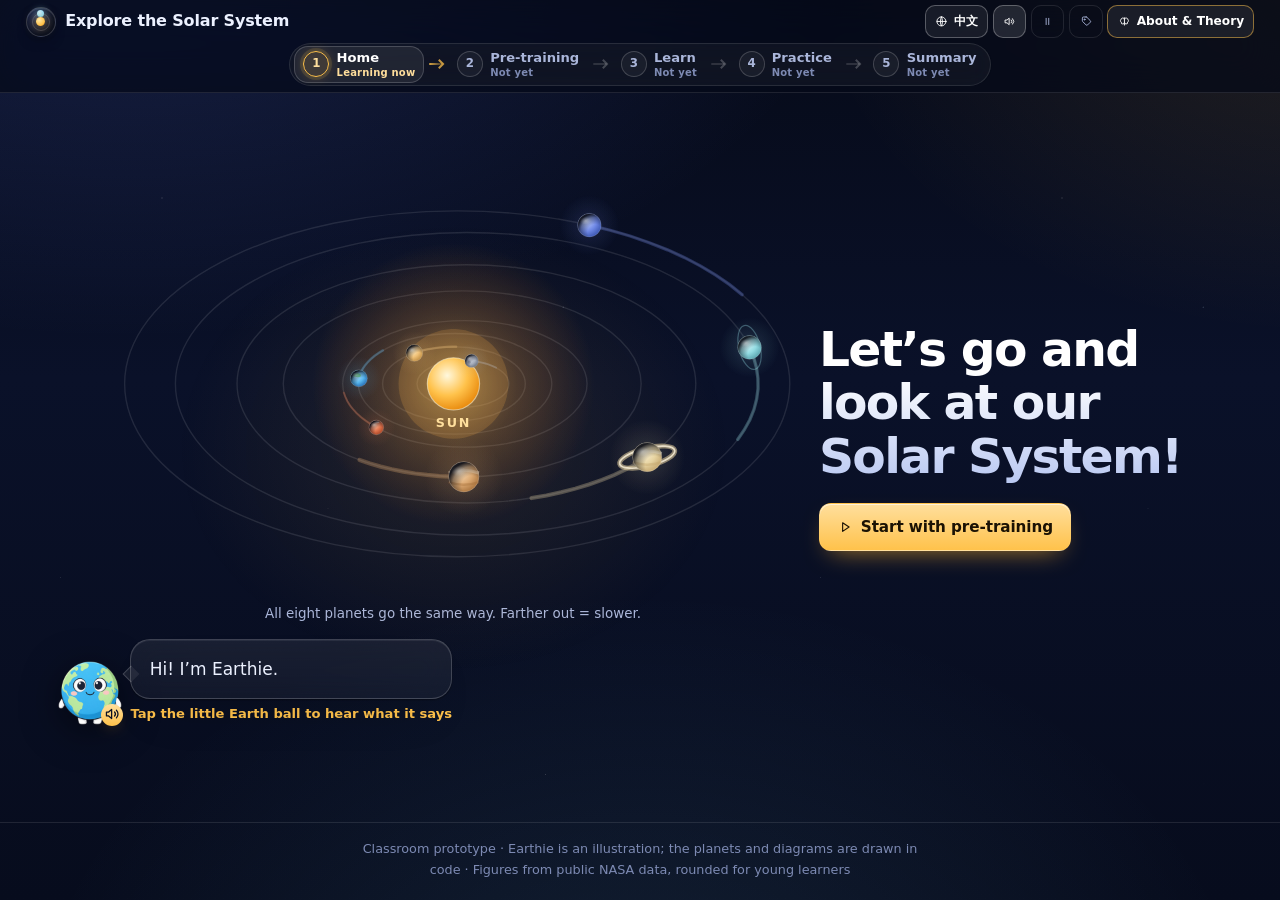
<file: index.html>
<!DOCTYPE html>
<!--
  探索太阳系 · Explore the Solar System
  TDLL6329 交互式学习网站原型 / interactive learning website prototype

  HOW TO READ THIS FILE
  ------------------------------------------------------------------
  Every key design decision carries an inline comment such as
      [L1-Visual]  [L2-Given/New]  [L3-Coherence]
  These map the element to Lesson 1 (multimodality), Lesson 2 (MDA:
  Halliday's metafunctions + Kress & van Leeuwen visual grammar) and
  Lesson 3 (Mayer's CTML).
  A full mapping table lives in 设计说明-Design-Notes.md.
  The same tags also appear on screen when you press “理论标注 / Theory tags”.
  ------------------------------------------------------------------
  Bilingual strategy: every visible string exists twice in the DOM
  (span.lang-zh / span.lang-en). The language button only flips a class on
  <body>, so switching language never re-loads or re-renders the page.
-->
<html lang="en">
<head>
<meta charset="utf-8" />
<meta name="viewport" content="width=device-width, initial-scale=1" />
<!-- 默认语言 = 英文（English first）。中文版通过右上角语言按钮或 ?lang=zh 进入。 -->
<title>Explore the Solar System · 探索太阳系</title>
<meta name="description" content="Bilingual interactive Solar System learning site for ages 8–10 / 面向 8–10 岁小学生的双语交互式太阳系学习网站" />
<!-- 站点图标内联成 data URI：单一文件版也能用，不产生额外请求（也就不会有 favicon 404） -->
<link rel="icon" href="data:image/svg+xml,%3Csvg xmlns='http://www.w3.org/2000/svg' viewBox='0 0 64 64'%3E%3Ccircle cx='32' cy='32' r='30' fill='%230a1129'/%3E%3Ccircle cx='32' cy='32' r='21' fill='none' stroke='%237fd8ff' stroke-opacity='.5' stroke-width='2'/%3E%3Ccircle cx='32' cy='32' r='10' fill='%23ffc24b'/%3E%3Ccircle cx='53' cy='32' r='4' fill='%2358b6ee'/%3E%3C/svg%3E" />
<link rel="stylesheet" href="styles.css" />
</head>
<body class="lang-en">
<a class="skip-link" href="#app">跳到主要内容 / Skip to content</a>

<!-- ============ 顶部控制条 / header controls ============
     [L3-Modality] + [L3-Redundancy] 声音是“主模态选择器”：
     学习者可以决定用听还是用读，避免文字和旁白硬性同时出现。
     [L3-Boundary] “暂停动画”给儿童控制权，动画不是强制播放的背景装饰。 -->
<header class="site-header">
  <!-- 第一行：品牌 + 设置 / brand + settings -->
  <div class="header-top">
  <div class="brand">
    <span class="brand-mark" aria-hidden="true">
      <span class="brand-orbit"></span>
      <span class="brand-sun"></span>
    </span>
    <div class="brand-text">
      <h1 class="brand-title">
        <span class="lang-zh">探索太阳系</span><span class="lang-en">Explore the Solar System</span>
      </h1>
      <p class="brand-sub">
        <span class="lang-zh">8–10 岁 · 课堂互动学习 · 地小球向导陪你玩</span>
        <span class="lang-en">Ages 8–10 · Classroom interactive learning · with Earthie the Guide</span>
      </p>
    </div>
  </div>

  <div class="header-controls" role="group" aria-label="设置 / Controls">
    <button id="btn-lang" class="ctl ctl-strong" type="button" title="Switch language · 切换语言">
      <span class="ico" aria-hidden="true" data-icon="globe"></span> <span class="lang-zh">English</span><span class="lang-en">中文</span>
    </button>
    <button id="btn-sound" class="ctl" type="button" aria-pressed="true" title="Sound on / off · 声音开关" aria-label="Sound on or off / 声音开关">
      <span class="ico" aria-hidden="true" data-icon="speaker"></span> <span class="lang-zh">声音：开</span><span class="lang-en">Sound: on</span>
    </button>
    <button id="btn-motion" class="ctl" type="button" aria-pressed="false" title="Pause or play the orbit animation · 暂停或播放动画" aria-label="Pause or play the orbit animation / 动画暂停或播放">
      <span class="ico" aria-hidden="true" data-icon="pause"></span> <span class="lang-zh">动画：播放中</span><span class="lang-en">Motion: playing</span>
    </button>
    <button id="btn-theory" class="ctl" type="button" aria-pressed="false" title="Show theory tags · 显示理论标注" aria-label="Show or hide theory tags / 显示或隐藏理论标注">
      <span class="ico" aria-hidden="true" data-icon="tag"></span> <span class="lang-zh">理论标注</span><span class="lang-en">Theory tags</span>
    </button>
    <button id="btn-jump" class="ctl ctl-jump" type="button" aria-expanded="false" aria-controls="jump-menu">
      <span class="ico" aria-hidden="true" data-icon="arrowRight"></span>
      <span class="lang-zh">跳到</span><span class="lang-en">Go to</span>
    </button>
    <!-- 作品集页面（自我介绍 + 理论应用）：不属于 1–5 学习路径，单独放在这里 -->
    <button id="btn-about" class="ctl ctl-strong ctl-about" type="button" data-goto="about">
      <span class="ico" aria-hidden="true" data-icon="brain"></span>
      <span class="lang-zh">关于 &amp; 理论</span><span class="lang-en">About &amp; Theory</span>
    </button>
  </div>
  </div>

  <!-- ============ 学习路径 / learning path ============
       [L1-Nonlinear] 既有顺序（1→2→3→4→5 的数字与箭头），也可以任意跳：
       学生想先去动手练习，直接点第 4 站就行。
       [L3-Progress] 每一站自带状态：已完成 ✓ / 正在学习 / 未开始。
       状态由页面上真实发生过的动作决定（做过的事不会因为切语言或重做小测被抹掉）：
         首页     = 离开首页、进入过别的环节
         预习卡片 = 两道预习小题都答对（2/2）
         分段学习 = 2 个模块都看过（2/2）
         动手练习 = 拖拽 8/8 + 写过或看过参考想法 + 小测 5/5（3/3）
         总结回顾 = 自评清单 4 项全勾（4/4）
       [L3-Boundary] 导航固定常驻：无论学到哪一段，随时都能换站或回首页。
       状态文字由 script.js 的 renderJourney() 填充（这里写出初始值，避免首屏跳动）。 -->
  <nav class="main-nav" id="main-nav" aria-label="学习路径 / Learning path">
    <ol class="journey">
      <li class="journey-step">
        <button class="nav-btn is-active" type="button" data-view="home" data-step="home" aria-current="page">
          <span class="step-badge" aria-hidden="true">
            <span class="step-num">1</span>
            <span class="ico step-tick" data-icon="check"></span>
          </span>
          <span class="step-text">
            <span class="step-label"><span class="lang-zh">首页</span><span class="lang-en">Home</span></span>
            <span class="step-state"><span class="lang-zh">正在学习</span><span class="lang-en">Learning now</span></span>
          </span>
        </button>
        <span class="step-link" aria-hidden="true"></span>
      </li>
      <li class="journey-step">
        <button class="nav-btn" type="button" data-view="pretrain" data-step="pretrain">
          <span class="step-badge" aria-hidden="true">
            <span class="step-num">2</span>
            <span class="ico step-tick" data-icon="check"></span>
          </span>
          <span class="step-text">
            <span class="step-label"><span class="lang-zh">预习卡片</span><span class="lang-en">Pre-training</span></span>
            <span class="step-state"><span class="lang-zh">未开始</span><span class="lang-en">Not yet</span></span>
          </span>
        </button>
        <span class="step-link" aria-hidden="true"></span>
      </li>
      <li class="journey-step">
        <button class="nav-btn" type="button" data-view="learn" data-step="learn">
          <span class="step-badge" aria-hidden="true">
            <span class="step-num">3</span>
            <span class="ico step-tick" data-icon="check"></span>
          </span>
          <span class="step-text">
            <span class="step-label"><span class="lang-zh">分段学习</span><span class="lang-en">Learn</span></span>
            <span class="step-state"><span class="lang-zh">未开始</span><span class="lang-en">Not yet</span></span>
          </span>
        </button>
        <span class="step-link" aria-hidden="true"></span>
      </li>
      <li class="journey-step">
        <button class="nav-btn" type="button" data-view="practice" data-step="practice">
          <span class="step-badge" aria-hidden="true">
            <span class="step-num">4</span>
            <span class="ico step-tick" data-icon="check"></span>
          </span>
          <span class="step-text">
            <span class="step-label"><span class="lang-zh">动手练习</span><span class="lang-en">Practice</span></span>
            <span class="step-state"><span class="lang-zh">未开始</span><span class="lang-en">Not yet</span></span>
          </span>
        </button>
        <span class="step-link" aria-hidden="true"></span>
      </li>
      <li class="journey-step">
        <button class="nav-btn" type="button" data-view="summary" data-step="summary">
          <span class="step-badge" aria-hidden="true">
            <span class="step-num">5</span>
            <span class="ico step-tick" data-icon="check"></span>
          </span>
          <span class="step-text">
            <span class="step-label"><span class="lang-zh">总结回顾</span><span class="lang-en">Summary</span></span>
            <span class="step-state"><span class="lang-zh">未开始</span><span class="lang-en">Not yet</span></span>
          </span>
        </button>
      </li>
    </ol>
  </nav>

  <!-- 窄屏版的“跳到”菜单：同样能去 5 个区 + 5 个学习模块 -->
  <div class="jump-menu" id="jump-menu" hidden>
    <!-- 窄屏没有横排路径条，这里用同一套数字 + 状态列出 5 站（状态由 renderJourney 填充） -->
    <p class="jump-group micro"><span class="lang-zh">学习路径</span><span class="lang-en">Learning path</span></p>
    <ol class="jump-steps">
      <li>
        <button class="jump-item" type="button" data-goto="home" data-step="home">
          <span class="step-badge step-badge-sm" aria-hidden="true"><span class="step-num">1</span><span class="ico step-tick" data-icon="check"></span></span>
          <span class="ico jump-ico" aria-hidden="true" data-icon="home"></span>
          <span class="lang-zh">首页</span><span class="lang-en">Home</span>
          <span class="step-state"><span class="lang-zh">正在学习</span><span class="lang-en">Learning now</span></span>
        </button>
      </li>
      <li>
        <button class="jump-item" type="button" data-goto="pretrain" data-step="pretrain">
          <span class="step-badge step-badge-sm" aria-hidden="true"><span class="step-num">2</span><span class="ico step-tick" data-icon="check"></span></span>
          <span class="ico jump-ico" aria-hidden="true" data-icon="brain"></span>
          <span class="lang-zh">预习卡片</span><span class="lang-en">Pre-training</span>
          <span class="step-state"><span class="lang-zh">未开始</span><span class="lang-en">Not yet</span></span>
        </button>
      </li>
      <li>
        <button class="jump-item" type="button" data-goto="learn" data-step="learn">
          <span class="step-badge step-badge-sm" aria-hidden="true"><span class="step-num">3</span><span class="ico step-tick" data-icon="check"></span></span>
          <span class="ico jump-ico" aria-hidden="true" data-icon="planet"></span>
          <span class="lang-zh">分段学习</span><span class="lang-en">Learn</span>
          <span class="step-state"><span class="lang-zh">未开始</span><span class="lang-en">Not yet</span></span>
        </button>
      </li>
      <li>
        <button class="jump-item" type="button" data-goto="practice" data-step="practice">
          <span class="step-badge step-badge-sm" aria-hidden="true"><span class="step-num">4</span><span class="ico step-tick" data-icon="check"></span></span>
          <span class="ico jump-ico" aria-hidden="true" data-icon="gamepad"></span>
          <span class="lang-zh">动手练习</span><span class="lang-en">Practice</span>
          <span class="step-state"><span class="lang-zh">未开始</span><span class="lang-en">Not yet</span></span>
        </button>
      </li>
      <li>
        <button class="jump-item" type="button" data-goto="summary" data-step="summary">
          <span class="step-badge step-badge-sm" aria-hidden="true"><span class="step-num">5</span><span class="ico step-tick" data-icon="check"></span></span>
          <span class="ico jump-ico" aria-hidden="true" data-icon="star"></span>
          <span class="lang-zh">总结回顾</span><span class="lang-en">Summary</span>
          <span class="step-state"><span class="lang-zh">未开始</span><span class="lang-en">Not yet</span></span>
        </button>
      </li>
    </ol>
    <p class="jump-group micro"><span class="lang-zh">直接去某个模块</span><span class="lang-en">Jump to a module</span></p>
    <div class="jump-grid" id="jump-modules"></div>
    <p class="jump-group micro"><span class="lang-zh">作品集</span><span class="lang-en">Portfolio</span></p>
    <div class="jump-grid">
      <button class="jump-item" type="button" data-goto="about">
        <span class="ico" aria-hidden="true" data-icon="brain"></span>
        <span class="lang-zh">关于我 &amp; 理论应用</span><span class="lang-en">About me &amp; theory</span>
      </button>
    </div>
  </div>
</header>

<!-- 旁白字幕条已删除（原先这里有一条 #caption-bar）。
     它本该默认隐藏、只有打开“字幕”时才出现，但 .caption-bar 的 display:flex
     盖过了 [hidden]，结果变成每一页顶部常驻一条空栏。连同右上角的“字幕”开关一起移除，
     避免留下一个点了没有反应的按钮。删除依据与替代做法见 设计说明-Design-Notes.md。 -->

<main id="app">

  <!-- ==================================================================
       VIEW 1 · 首页 / HOME
       [L2-Interactive] Demand gaze + medium close-up: 向导“地小球”正面看向
       学生并挥手，建立亲近的社会距离；语气是对话式的。
       [L2-Salience] 封面用高亮度、大尺寸的太阳系插图成为最显著元素。
       ================================================================== -->
  <section id="view-home" class="view" aria-labelledby="home-title">
    <div class="hero">
      <!-- [L1-Visual/Spatial] 视觉 + 空间模态：主视觉在左，文字与按钮在右。
           [L2-Narrative] 这张图是「运行中的太阳系」：八颗行星按真实顺序、
           真实轨道偏心率、同一公转方向运动，内侧快外侧慢。
           [L3-Contiguity] 点行星 → 简介卡片就出现在那颗行星旁边。
           注意：这里不能加 aria-hidden，因为行星是可聚焦的按钮。 -->
      <div class="hero-art">
        <div class="hero-stage">
          <div class="orbit-map hero-solar" data-solar="hero"></div>

          
        </div>

        <p class="solar-caption">
                  <span class="lang-zh">八颗行星都朝同一个方向走。离太阳越远越慢。</span>
                  <span class="lang-en">All eight planets go the same way. Farther out = slower.</span>
                </p>

        <div class="guide guide-hero">
                            <button class="guide-btn" type="button" data-narrate="home"
                                    aria-label="点一下地小球，听它说话 / Tap the little Earth ball to hear it talk">
                              <span class="guide-figure" aria-hidden="true"></span>
                              <span class="guide-play" aria-hidden="true"><span class="ico" data-icon="speaker"></span></span>
                            </button>
                            <div class="guide-say">
                              <p class="bubble">
                                <span class="lang-zh">你好！我是地小球。</span>
                                <span class="lang-en">Hi! I’m Earthie.</span>
                              </p>
                              <p class="guide-hint">
                                <span class="lang-zh">点一下地小球，听听它想说什么</span>
                                <span class="lang-en">Tap the little Earth ball to hear what it says</span>
                              </p>
                            </div>
                          </div>

        
      </div>

      <div class="hero-copy">
        <h2 id="home-title" class="hero-title">
          <span class="lang-zh">一起去看看我们的太阳系吧！</span>
          <span class="lang-en">Let’s go and look at our Solar System!</span>
        </h2>

        <div class="hero-actions">
          <button class="btn btn-primary" type="button" data-goto="pretrain">
            <span class="ico" aria-hidden="true" data-icon="play"></span>
            <span class="lang-zh">从预习卡片开始</span><span class="lang-en">Start with pre-training</span>
          </button>
        </div>

        <!-- 原「先玩拖拽游戏」按钮已按用户要求删除：练习区仍在顶部学习路径条与「跳到」菜单里，
             入口没有丢，只是首页不再重复第二个行动号召。 -->
      </div>
    </div>
  </section>

  <!-- ==================================================================
       VIEW 2 · 预习页 / PRE-TRAINING
       [L3-Pre-training] 在正式学行星之前，先把 4 个核心术语拎出来单独教，
       降低后面的认知压力。每张卡片 = 一个术语 + 一句儿童语言解释 + 可选旁白。
       [L3-Contiguity] 图标、术语、解释三者贴在同一个卡片框内（Framing）。
       ================================================================== -->
  <section id="view-pretrain" class="view" hidden aria-labelledby="pretrain-title">
    <header class="view-head">
      <p class="view-kicker"><span class="lang-zh">第 2 站</span><span class="lang-en">Step 2</span></p>
      <h2 id="pretrain-title" class="view-title">
        <span class="lang-zh">先认识 4 个词，等会儿就不难了</span>
        <span class="lang-en">Four words first — then nothing is hard</span>
      </h2>
      <!-- [L3-Coherence] 原来这里还有一句“你将会一直听到这 4 个词”的说明，属于关于页面本身的元话语，已删除。 -->
      <div class="badge-row">
        <span class="theory-badge">L3 预训练原则 Pre-training</span>
        <span class="theory-badge">L3 分段原则 Segmenting</span>
        <span class="theory-badge">L1 音频模态 · 关键词旁白</span>
      </div>
    </header>

    <div class="term-grid" id="term-grid"><!-- 由 script.js 生成 --></div>

    <!-- [L3-Boundary] 预习小检查：2 题、二选一、可以无限重试，不制造压力。 -->
    <section class="panel panel-quiet" aria-labelledby="pretrain-check-title">
      <div class="panel-head">
        <h3 id="pretrain-check-title" class="panel-title">
          <span class="lang-zh">准备好了吗？2 道小问题</span>
          <span class="lang-en">Ready? 2 quick questions</span>
        </h3>
        <span class="theory-badge">L3 生成性活动 · 自我小测</span>
      </div>
      <div class="quiz-block" id="pretrain-quiz"></div>
    </section>

    <nav class="step-footer" aria-label="前往下一步 / Next step">
      <button class="btn btn-ghost" type="button" data-goto="home">
        <span class="ico" aria-hidden="true" data-icon="chevronLeft"></span> <span class="lang-zh">回首页</span><span class="lang-en">Back home</span>
      </button>
      <button class="btn btn-primary" type="button" data-goto="learn">
        <span class="lang-zh">开始学太阳</span><span class="lang-en">Start with the Sun</span> <span class="ico" aria-hidden="true" data-icon="chevronRight"></span>
      </button>
    </nav>
  </section>

  <!-- ==================================================================
       VIEW 3 · 分段学习 / SEGMENTED MODULES
       [L3-Segmenting] 5 个模块，一次只看一个，学生自己点“下一步”。
       [L2-Given/New]  每个模块内部：左边“你已经知道的”＝Given，右边“今天的新发现”＝New。
       [L2-Ideal/Real] 上方“想象一下”＝Ideal（趣味想象）。
       （原来下方还有一条“真实数字 / Real numbers”的数据带，用户要求删掉，已整块移除；
         8 颗行星／太阳是恒星／地球一年 365 天这几个数字在“今天的新发现”和行星资料卡里都还在。）
       ================================================================== -->
  <section id="view-learn" class="view" hidden aria-labelledby="learn-title">
    <header class="view-head">
      <p class="view-kicker"><span class="lang-zh">第 3 站</span><span class="lang-en">Step 3</span></p>
      <h2 id="learn-title" class="view-title">
        <span class="lang-zh">一段一段看，随时可以停</span>
        <span class="lang-en">One piece at a time — pause whenever you like</span>
      </h2>
      <div class="badge-row">
        <span class="theory-badge">L2 语篇元功能 · Given–New（左已知 → 右新知）</span>
        <span class="theory-badge">L3 邻近性原则 Contiguity</span>
        <span class="theory-badge">L3 模态原则 Modality</span>
      </div>
    </header>

    <!-- 模块选择条：分段控制 + 非线性跳转二合一 -->
    <nav class="module-nav" id="module-nav" aria-label="学习模块 / Modules"></nav>
    <div class="progress-track" aria-hidden="true"><span id="progress-bar"></span></div>

    <!-- ---------- 模块 1 · 太阳系简介 ---------- -->
    <article class="module" data-module="1" hidden>
      <header class="module-head">
        <p class="module-kicker"><span class="lang-zh">模块</span><span class="lang-en">Module</span> 1 / 2</p>
        <h3 class="module-title">
          <span class="lang-zh">大家都绕着太阳走</span>
          <span class="lang-en">Everything circles the Sun</span>
        </h3>
        <div class="badge-row">
          <span class="theory-badge">L2 概念元功能 · 叙事模式 Narrative（运动矢量/轨迹线）</span>
          <span class="theory-badge">L2 显著性 Salience</span>
          <span class="theory-badge">L1 空间模态 · 同心圆轨道布局</span>
        </div>
      </header>

      <!-- 上方 = Ideal（理想/想象） -->
      <section class="band band-ideal">
        <span class="band-tag"><span class="lang-zh">想象一下</span><span class="lang-en">Imagine it</span></span>
        <div class="guide guide-row">
          <div class="guide-figure" aria-hidden="true"></div>
          <p class="bubble">
            <span class="lang-zh">坐火箭从太阳出发，你会遇到谁？</span>
            <span class="lang-en">Set off from the Sun in a rocket. Who do you meet?</span>
          </p>
        </div>
      </section>

      <!-- 中间：下面 3 栏 = Given（左）· 图＋贴图文字 · New（右） -->
      <div class="module-grid">
        <section class="pane pane-given">
          <h4 class="pane-title">
            <span class="pane-dot" aria-hidden="true"></span>
            <span class="lang-zh">你已经知道的</span><span class="lang-en">What you already know</span>
          </h4>
          <ul class="bullet-list">
            <li><span class="lang-zh">白天能看到太阳。</span><span class="lang-en">In the day we see the Sun.</span></li>
          </ul>
        </section>

        <section class="pane pane-figure">
          <!-- [L2-Narrative] 公转动画＝叙事模式：行星带着运动矢量绕太阳转。
               [L2-Salience] 太阳最大最亮，行星按轨道依次排开。
               [L3-Signaling] 每颗身后的拖尾标出“方向”，虚线椭圆标出“路线”。
               [L3-Boundary] 学生可暂停动画，动画只为解释“公转”，不为炫酷。
               [用户要求] 这里的动图不再画“教学版”（行星名称 + 公转方向箭头），
               直接放首页那段动画的小号复制：同一个真实模型，只是盒子更窄。 -->
          <div class="orbit-stage">
            <!-- 同一套真实模型的教学版：加了行星名称与公转方向箭头 -->
            <div class="orbit-map solar-mini" data-solar="hero"></div>
            <p class="figure-caption">
              <span class="lang-zh">椭圆＝真实轨道，身后那条尾巴＝它正往哪边走。点一颗行星看它的资料卡。</span>
              <span class="lang-en">Ellipses = real orbits; the tail behind each one shows where it is heading. Tap a planet for its card.</span>
            </p>
          </div>
          <!-- [L3-Redundancy] 这里原来有一排“关键词胶囊”（太阳系／公转／轨道），
               与图注和右边的“今天的新发现”说的是同一件事，已按冗余原则整块删除。 -->
          <!-- [L3-Modality] 关键说明优先给短旁白。屏幕文字保持少量关键词。 -->
          <div class="speak-row">
            <button class="btn btn-speak" type="button" data-narrate="m1">
              <span class="ico" aria-hidden="true" data-icon="speaker"></span> <span class="lang-zh">听一句</span><span class="lang-en">Listen</span>
            </button>
          </div>
        </section>

        <section class="pane pane-new">
          <h4 class="pane-title">
            <span class="pane-dot" aria-hidden="true"></span>
            <span class="lang-zh">今天的新发现</span><span class="lang-en">New today</span>
          </h4>
          <ul class="bullet-list bullet-new">
            <li><span class="lang-zh">太阳系＝太阳＋8 颗行星＋它们的卫星。</span><span class="lang-en">Solar System: the Sun + 8 planets + moons.</span></li>
            <li><span class="lang-zh">行星走自己的<b class="hk">轨道</b>，这叫<b class="hk">公转</b>。</span><span class="lang-en">Planets keep to their own <b class="hk">orbit</b>: that is <b class="hk">revolving</b>.</span></li>
            <li><span class="lang-zh">离太阳越远越冷。</span><span class="lang-en">Farther from the Sun = colder.</span></li>
          </ul>
        </section>
      </div>

      <nav class="step-footer">
        
        <button class="btn btn-ghost btn-home" type="button" data-goto="home"><span class="ico" aria-hidden="true" data-icon="home"></span> <span class="lang-zh">回首页</span><span class="lang-en">Home</span></button><button class="btn btn-ghost" type="button" data-goto="pretrain"><span class="ico" aria-hidden="true" data-icon="chevronLeft"></span> <span class="lang-zh">回预习卡片</span><span class="lang-en">Back to pre-training</span></button>
        <button class="btn btn-primary" type="button" data-module-next><span class="lang-zh">下一步：认识太阳</span><span class="lang-en">Next: the Sun</span> <span class="ico" aria-hidden="true" data-icon="chevronRight"></span></button>
      </nav>
    </article>

    <!-- ---------- 模块 2 · 太阳 ---------- -->
    <!-- ---------- 模块 2 · 太阳与八大行星（原「太阳」+「内行星」+「巨行星」+「远行星」四页合并） ----------
           横排全家福是本页主视觉：点任意一颗天体，资料卡就出现在它旁边。
           原来四页里的分类信息（岩石行星／巨行星／冰巨行星）保留成下方一行三块。 -->
      <article class="module" data-module="2">
        <header class="module-head">
          <p class="module-kicker"><span class="lang-zh">模块</span><span class="lang-en">Module</span> 2 / 2</p>
          <h3 class="module-title">
            <span class="lang-zh">太阳与八大行星</span>
            <span class="lang-en">The Sun and the eight planets</span>
          </h3>
          <div class="badge-row">
            <span class="theory-badge">L2 概念模式 · 分类与属性</span>
            <span class="theory-badge">L3 分段原则 · 点开才展开</span>
            <span class="theory-badge">L3 邻近性原则 · 卡片贴着天体</span>
          </div>
        </header>

        <section class="band band-ideal">
          <span class="band-tag"><span class="lang-zh">上面：想象一下 · Ideal</span><span class="lang-en">Top: Imagine · Ideal</span></span>
          <div class="guide guide-row">
            <div class="guide-figure" aria-hidden="true"></div>
            <p class="bubble">
              <span class="lang-zh">坐火箭从太阳出发，一路上会遇见谁？点每颗看它的事。</span>
              <span class="lang-en">Flying out from the Sun, who would you meet? Tap each one.</span>
            </p>
          </div>
        </section>

        <div class="lineup-wrap">
          <div class="orbit-map solar-lineup" data-solar="lineup"></div>
          <p class="lineup-hint">
            <span class="lang-zh">点任意一颗天体，看它的资料卡（大小顺序是真的，远处的行星被缩小了才排得下）</span>
            <span class="lang-en">Tap any body for its card — the order and relative sizes are real; the far planets are shrunk so they fit on one row.</span>
          </p>
        </div>

        <section class="lineup-groups">
          <div class="group-chip">
            <strong><span class="lang-zh">岩石行星</span><span class="lang-en">Rocky planets</span></strong>
            <span><span class="lang-zh">水星 · 金星 · 地球 · 火星：离太阳近，由石头组成，都比较小。</span><span class="lang-en">Mercury · Venus · Earth · Mars — close to the Sun, made of rock, and small.</span></span>
          </div>
          <div class="group-chip">
            <strong><span class="lang-zh">巨行星</span><span class="lang-en">Giant planets</span></strong>
            <span><span class="lang-zh">木星 · 土星：最大，主要由气体组成，木星有大红斑，土星有环。</span><span class="lang-en">Jupiter · Saturn — the biggest, mostly gas; Jupiter has the Great Red Spot, Saturn has the rings.</span></span>
          </div>
          <div class="group-chip">
            <strong><span class="lang-zh">冰巨行星</span><span class="lang-en">Ice giants</span></strong>
            <span><span class="lang-zh">天王星 · 海王星：最远，非常冷，是蓝色的。</span><span class="lang-en">Uranus · Neptune — the farthest, freezing cold, and blue.</span></span>
          </div>
        </section>

        <section class="band band-takeaway">
          <span class="band-tag"><span class="lang-zh">下面：带走三句话 · Takeaways</span><span class="lang-en">Bottom: three things to take away</span></span>
          <ul class="takeaway-list">
            <li><span class="lang-zh"><b>顺序</b>：水星 → 金星 → 地球 → 火星 → 木星 → 土星 → 天王星 → 海王星。</span><span class="lang-en"><b>Order</b>: Mercury → Venus → Earth → Mars → Jupiter → Saturn → Uranus → Neptune.</span></li>
            <li><span class="lang-zh"><b>分两类</b>：里面四颗是岩石行星，外面四颗是巨行星（冰巨行星更冷）。</span><span class="lang-en"><b>Two families</b>: the inner four are rocky; the outer four are giants (the farthest two are ice giants).</span></li>
            <li><span class="lang-zh"><b>规律</b>：离太阳越远，越冷，绕太阳一圈的时间也越长。</span><span class="lang-en"><b>The rule</b>: the farther from the Sun, the colder it is and the longer one year takes.</span></li>
          </ul>
        </section>

        <nav class="step-footer">
          <button class="btn btn-ghost" type="button" data-module-prev><span class="ico" aria-hidden="true" data-icon="chevronLeft"></span> <span class="lang-zh">回太阳系简介</span><span class="lang-en">Back to the overview</span></button>
          <button class="btn btn-primary" type="button" data-goto="practice"><span class="lang-zh">去动手练习</span><span class="lang-en">Go to practice</span> <span class="ico" aria-hidden="true" data-icon="chevronRight"></span></button>
        </nav>
      </article>
    </section>

  <!-- ==================================================================
       VIEW 4 · 动手练习 / PRACTICE
       [L3-Generative Activity] 生成性活动原则的三个落点：
         ① 拖拽匹配（把行星放到正确轨道）② 自我解释（为什么地球适合生命）
         ③ 自我小测（巩固记忆 + 分类与推理迁移）
       [L3-Boundary] 每个活动都有清晰指引、可重试、有提示，不设倒计时、不扣分。
       ================================================================== -->
  <section id="view-practice" class="view" hidden aria-labelledby="practice-title">
    <header class="view-head">
      <p class="view-kicker"><span class="lang-zh">第 4 站</span><span class="lang-en">Step 4</span></p>
      <h2 id="practice-title" class="view-title">
        <span class="lang-zh">轮到你了：动手、动嘴、动脑</span>
        <span class="lang-en">Your turn: hands, words and brain</span>
      </h2>
      <div class="badge-row">
        <span class="theory-badge">L3 生成性活动原则</span>
        <span class="theory-badge">L1 具身认知 Embodiment · 拖拽</span>
        <span class="theory-badge">L3 反馈 + 边界条件</span>
      </div>
    </header>

    <!-- 活动切换标签（非线性：学生可以先玩任意一个） -->
    <div class="tab-row" role="tablist" aria-label="练习活动 / Activities">
      <button class="tab is-active" type="button" role="tab" aria-selected="true" data-tab="drag">
        <span class="ico" aria-hidden="true" data-icon="drag"></span> ① <span class="lang-zh">拖拽摆轨道</span><span class="lang-en">Drag to the right orbit</span>
      </button>
      <button class="tab" type="button" role="tab" aria-selected="false" data-tab="think">
        <span class="ico" aria-hidden="true" data-icon="think"></span> ② <span class="lang-zh">想一想、说一说</span><span class="lang-en">Think and explain</span>
      </button>
      <button class="tab" type="button" role="tab" aria-selected="false" data-tab="quiz">
        <span class="ico" aria-hidden="true" data-icon="check"></span> ③ <span class="lang-zh">自我小测</span><span class="lang-en">Quick self-test</span>
      </button>
    </div>

    <!-- ---- 活动 ① 拖拽 ---- -->
    <section class="panel tab-panel is-active" data-tab-panel="drag" role="tabpanel" aria-labelledby="practice-title">
      <div class="panel-head">
        <h3 class="panel-title">
          <span class="lang-zh">把行星拖到正确的轨道上</span>
          <span class="lang-en">Drag each planet onto its orbit</span>
        </h3>
        <span class="theory-badge">L1 手势/动效模态 · 具身交互</span>
      </div>
      <!-- [L3-Boundary] 任务指引写清楚：做什么、怎么做、可以怎么求助。 -->
      <ol class="instruction-list">
        <li><span class="lang-zh">把下面的行星拖进虚线圆圈里。</span><span class="lang-en">Drag each planet into a dotted circle.</span></li>
        <li><span class="lang-zh">1 表示离太阳最近，8 表示最远。</span><span class="lang-en">1 = nearest the Sun, 8 = farthest.</span></li>
        <li><span class="lang-zh"><b class="hk">圆圈越大＝行星越大</b>。</span><span class="lang-en"><b class="hk">Bigger circle = bigger planet.</b></span></li>
        <li><span class="lang-zh">放错了也没关系，再试一次。</span><span class="lang-en">Wrong is fine. Try again.</span></li>
      </ol>

      <div class="drag-board">
        <div class="orbit-track" id="orbit-track"><!-- script.js 生成 --></div>
        <p class="track-legend">
          <span class="lang-zh">公转方向</span><span class="lang-en">Direction of orbit</span>
          <span class="arrow-line" aria-hidden="true"><span class="ico" data-icon="arrowRight"></span></span>
        </p>
        <!-- 圆圈大小＝相对大小，这里同时给出真实倍数，避免把压缩比例当成真实比例 -->
        <p class="track-note">
          <span class="lang-zh">圆圈按真实大小比例画（压缩过）。木星有 11 个地球那么宽。</span>
          <span class="lang-en">Circles show real size ratios, squashed to fit. Jupiter is 11 Earths across.</span>
        </p>
        <div class="chip-tray" id="chip-tray"><!-- script.js 生成 --></div>
      </div>

      <div class="practice-controls">
        <button class="btn btn-ghost" type="button" id="drag-hint"><span class="ico" aria-hidden="true" data-icon="bulb"></span> <span class="lang-zh">给我一个提示</span><span class="lang-en">Give me a hint</span></button>
        <button class="btn btn-ghost" type="button" id="drag-reset"><span class="ico" aria-hidden="true" data-icon="refresh"></span> <span class="lang-zh">重新摆一次</span><span class="lang-en">Start over</span></button>
        <p class="score-line"><span class="lang-zh">已放好</span><span class="lang-en">Placed</span> <b id="drag-count">0</b> / 8</p>
      </div>
      <p class="feedback" id="drag-feedback" role="status"></p>
      <p class="hint-line" id="drag-hint-text" role="status"></p>
    </section>

    <!-- ---- 活动 ② 自我解释 ---- -->
    <section class="panel tab-panel" data-tab-panel="think" role="tabpanel" hidden aria-labelledby="practice-title">
      <div class="panel-head">
        <h3 class="panel-title">
          <span class="lang-zh">想一想：为什么地球适合生命？</span>
          <span class="lang-en">Think: why is Earth a good home for living things?</span>
        </h3>
        <span class="theory-badge">L3 生成性活动 · 自我解释 Self-explanation</span>
      </div>
      <!-- [L3-Personalization] 第二人称、请儿童“用自己的话说”，鼓励生成性加工。 -->
      <p class="lede-inline">
        <span class="lang-zh">要说服外星朋友来地球住，你会说哪几个理由？选一选，再写一句。</span>
        <span class="lang-en">Which reasons would you give an alien? Pick, then write one sentence.</span>
      </p>

      <div class="reason-chips" id="reason-chips"><!-- script.js 生成 --></div>

      <label class="field-label" for="think-input">
        <span class="lang-zh">用你自己的话说一句（写错也没关系）：</span>
        <span class="lang-en">Write one sentence in your own words (no wrong answers):</span>
      </label>
      <textarea id="think-input" class="text-area" rows="3" placeholder="我觉得……"></textarea>

      <div class="practice-controls">
        <button class="btn btn-ghost" type="button" id="think-save"><span class="ico" aria-hidden="true" data-icon="save"></span> <span class="lang-zh">保存我的想法</span><span class="lang-en">Save my idea</span></button>
        <button class="btn btn-primary" type="button" id="think-reveal"><span class="ico" aria-hidden="true" data-icon="search"></span> <span class="lang-zh">看看参考想法</span><span class="lang-en">See a model answer</span></button>
      </div>
      <div class="model-answer" id="think-model" hidden></div>
      <p class="feedback" id="think-feedback" role="status"></p>
    </section>

    <!-- ---- 活动 ③ 小测 ---- -->
    <section class="panel tab-panel" data-tab-panel="quiz" role="tabpanel" hidden aria-labelledby="practice-title">
      <div class="panel-head">
        <h3 class="panel-title">
          <span class="lang-zh">自我小测：5 题，随时可以重来</span>
          <span class="lang-en">Self-test: 5 questions, retry any time</span>
        </h3>
        <span class="theory-badge">L3 生成性活动 · 记忆 Retention + 迁移 Transfer</span>
      </div>
      <p class="score-line score-line-big">
        <span class="lang-zh">答对</span><span class="lang-en">Correct</span> <b id="quiz-score">0</b> / <span id="quiz-total">5</span>
      </p>
      <div class="quiz-block" id="main-quiz"><!-- script.js 生成 --></div>
      <div class="practice-controls">
        <button class="btn btn-ghost" type="button" id="quiz-reset"><span class="ico" aria-hidden="true" data-icon="refresh"></span> <span class="lang-zh">再做一次</span><span class="lang-en">Try again</span></button>
      </div>
    </section>

    <nav class="step-footer">
      
        <button class="btn btn-ghost btn-home" type="button" data-goto="home"><span class="ico" aria-hidden="true" data-icon="home"></span> <span class="lang-zh">回首页</span><span class="lang-en">Home</span></button><button class="btn btn-ghost" type="button" data-goto="learn"><span class="ico" aria-hidden="true" data-icon="chevronLeft"></span> <span class="lang-zh">回去看模块</span><span class="lang-en">Back to modules</span></button>
      <button class="btn btn-primary" type="button" data-goto="summary"><span class="lang-zh">去总结页</span><span class="lang-en">Go to summary</span> <span class="ico" aria-hidden="true" data-icon="chevronRight"></span></button>
    </nav>
  </section>

  <!-- ==================================================================
       VIEW 5 · 总结 / SUMMARY
       [Meaningful learning] 记忆（名字/特征）＋迁移（分类、推理、自己做一张卡片）。
       [L3-Segmenting] 每张卡片都能点回对应模块复习。
       ================================================================== -->
  <section id="view-summary" class="view" hidden aria-labelledby="summary-title">
    <header class="view-head">
      <p class="view-kicker"><span class="lang-zh">第 5 站</span><span class="lang-en">Step 5</span></p>
      <h2 id="summary-title" class="view-title">
        <span class="lang-zh">串起来看：一张图记住太阳系</span>
        <span class="lang-en">Put it together: the whole Solar System at a glance</span>
      </h2>
      <p class="view-lede">
        <span class="lang-zh">点一颗星球，回到知识页面看自己记对了没有。</span>
        <span class="lang-en">Tap a planet to go back to the lesson and check yourself.</span>
      </p>
    </header>

    <div class="summary-lede-row">
      <div class="guide">
        <div class="guide-figure" aria-hidden="true"></div>
        <p class="bubble">
            <span class="lang-zh">先看着这些星球，回忆一下它们各自的事，再点一颗回去看看自己记对了没有。名字我们故意没写——忘了也不要紧，点一下就回去复习。</span>
            <span class="lang-en">Look at these planets and remember what you know, then tap one to go back and check. The names are hidden on purpose — it is fine to forget, just tap and go back to review.</span>
        </p>
      </div>
    </div>

    <div class="summary-grid" id="summary-grid"><!-- script.js 生成 --></div>

    <!-- 自评清单挪到「回忆星球」这张图的下方，并给了它自己的标题
         [用户要求：放到回忆复习星球的下方，加一个标题] -->
    <div class="summary-bottom">
    <section class="panel panel-quiet checklist-box">
      <div class="panel-head">
        <h3 class="panel-title">
          <span class="lang-zh">我会说：自己勾一勾</span>
          <span class="lang-en">I can say it — tick the ones you can do</span>
        </h3>
        <span class="theory-badge">自我评估 · Self-check</span>
      </div>
      <ul class="checklist" id="summary-checklist"><!-- script.js 生成 --></ul>
    </section>

    <section class="panel panel-quiet transfer-box">
      <div class="panel-head">
        <h3 class="panel-title">
          <span class="lang-zh">迁移小挑战：设计你自己的行星</span>
          <span class="lang-en">Transfer challenge: design your own planet</span>
        </h3>
        <span class="theory-badge">有意义学习 · 迁移 Transfer</span>
      </div>
      <p class="lede-inline">
        <span class="lang-zh">用今天的词（公转、卫星、恒星、岩石行星、巨行星）写 3 句：它在哪里？由什么组成？绕着谁转？</span>
        <span class="lang-en">Make up your own planet: where is it? What is it made of? What does it go around?</span>
      </p>
      <textarea class="text-area" rows="2" id="transfer-input" placeholder="我的行星……"></textarea>
    </section>
    </div>

    <nav class="step-footer">
      
        <button class="btn btn-ghost" type="button" data-goto="practice"><span class="ico" aria-hidden="true" data-icon="chevronLeft"></span> <span class="lang-zh">再练一次</span><span class="lang-en">Practise again</span></button>
      <button class="btn btn-primary" type="button" data-goto="home"><span class="ico" aria-hidden="true" data-icon="home"></span> <span class="lang-zh">回到首页</span><span class="lang-en">Back to the start</span></button>
    </nav>
  </section>
  <!-- ==================================================================
       VIEW 6 · 关于我 + 理论应用 / ABOUT & THEORETICAL APPLICATION
       这一页是给「数字学习作品集」用的：自我介绍 + 挑 5 条理论，说明它们
       分别落在原型的哪一处，并配原型截图与可测量的证据。
       [Rubric] Knowledge＝课程概念掌握；Skills＝多种媒介形式的作品；
       General Competence＝可落地；Innovative & Simple＝儿童能用。
       ================================================================== -->
  <section id="view-about" class="view" hidden aria-labelledby="about-title">
    <header class="view-head">
      <p class="view-kicker"><span class="lang-zh">作品集 · 关于我</span><span class="lang-en">Portfolio · About me</span></p>
      <h2 id="about-title" class="view-title">
        <span class="lang-zh">自我介绍 &amp; 理论应用</span>
        <span class="lang-en">Self-introduction &amp; Theoretical application</span>
      </h2>
      <p class="view-lede">
        <span class="lang-zh">我是谁、为什么做这个原型，以及它具体落实了课程里的哪 4 条理论——每条都给出实现方式和可测量的证据。</span>
        <span class="lang-en">Who I am, why I built this prototype, and the four course principles it puts to work — each with how it is implemented and the evidence I measured.</span>
      </p>
    </header>

    <!-- ---------- 1. 自我介绍 ---------- -->
    <div class="about-grid">
      <section class="panel bio-card">
        <div class="bio-head">
          <span class="bio-avatar" aria-hidden="true">JY</span>
          <div>
            <h3 class="bio-name">Jessie (Yang Jiaxi)</h3>
            <p class="micro">MSc(TDLL) · The University of Hong Kong</p>
          </div>
        </div>
        <p class="bio-text bio-lead">
          <span class="lang-zh">我叫 Jessie（杨嘉汐）。我的第一个学位是幼儿教育，现在我是「学习科技、设计与领导」理学硕士（MSc(TDLL)）的研究生。到目前为止我所有的经验都来自实习：在一所 K–12 学校做的教学实习（我教了所有科目）、一个教育评估项目，以及在一家教育科技公司做的课程与产品实习。</span>
          <span class="lang-en">My name is Jessie (Yang Jiaxi). I studied early childhood education for my first degree, and I am now a postgraduate student on the MSc in Technology, Design and Leadership for Learning. All of my experience so far has been through internships: a teaching internship in a K&ndash;12 school where I covered all subjects, an education assessment project, and a curriculum and product internship at an education technology company.</span>
        </p>
        <ul class="bio-facts">
          <li><span class="lang-zh">第一个学位：幼儿教育</span><span class="lang-en">First degree: Early Childhood Education</span></li>
          <li><span class="lang-zh">现在：MSc(TDLL)，香港大学教育学院</span><span class="lang-en">Now: MSc(TDLL), Faculty of Education, HKU</span></li>
          <li><span class="lang-zh">实习：K–12 全科教学 · 教育评估项目 · 教育科技课程与产品</span><span class="lang-en">Internships: K–12 teaching (all subjects) · assessment project · EdTech curriculum &amp; product</span></li>
          <li><span class="lang-zh">本作品的对象：8–10 岁小学生，用于课堂</span><span class="lang-en">Audience of this artefact: ages 8–10, for classroom use</span></li>
        </ul>
      </section>

    </div>

    <!-- ---------- 3. 四条理论 ---------- -->
    <h3 class="about-section-title">
      <span class="lang-zh">理论应用：四个重点</span><span class="lang-en">Theoretical application: four key principles</span>
    </h3>
    <div class="theory-list">
      <article class="theory-card" data-theory="Lesson 1">
        <div class="theory-body">
          <p class="theory-num"><span class="lang-zh">重点 1</span><span class="lang-en">Key idea 1</span> · <span class="lang-zh">Lesson 1 · 五种模态</span><span class="lang-en">Lesson 1 · five modes</span></p>
          <h4 class="theory-title"><span class="lang-zh">同一件事，交给最擅长的表达方式</span><span class="lang-en">Let each mode do what it is best at</span></h4>
          <p class="theory-text">
            <span class="lang-zh">每种表达方式都有它擅长和做不来的事。一张图能在一秒内说明「谁在谁的里面」「谁比谁大」，但它说不出「88 天」；文字能准确说出「88 天」，却没法表示方向。所以设计的问题不是「怎么把同一句话写两遍」，而是「这件事谁来说最合适」。</span>
            <span class="lang-en">Every way of expressing something has strengths and limits. A picture shows "who is inside whom" or "who is bigger" in a second but it cannot say "88 days". Writing says "88 days" exactly but cannot show a direction. So the design question is not "how do I say this twice?", it is "which mode says this best?"</span>
          </p>
          <p class="theory-how">
            <span class="lang-zh">首页就是这样分工的：<b>位置和画面</b>负责轨道顺序与大小比例；<b>文字</b>只写名字和数字；<b>声音</b>用一句 15 秒的口语解释关键点；<b>动作</b>交给手指——点行星、拖行星；<b>动画</b>只做一件事，就是公转本身，因为那是静图最说不清的。</span>
            <span class="lang-en">The home screen splits the work: <b>position and picture</b> carry the order of the orbits and the size ratio; <b>writing</b> carries only names and numbers; <b>sound</b> gives the key idea in one 15-second spoken sentence; <b>gesture</b> belongs to the hand — tap a planet, drag a planet; and <b>animation</b> does exactly one job, the orbit itself, because that is the thing a still picture cannot explain.</span>
          </p>
          <p class="theory-evidence">
            <span class="lang-zh">八颗行星的公转方向实测全部一致（逆时针），大小顺序也是真实的（水星最小、木星最大）。同一个大小模型还被复用到三处——首页动画、拖拽游戏的虚线圆圈、复习页那排天体——所以"木星最大"这件事不会换个页面就变一个说法。</span>
            <span class="lang-en">All eight planets were measured moving the same way (anticlockwise), and their sizes keep the real order — Mercury smallest, Jupiter largest. The same size model is reused in three places — the home animation, the dashed circles in the drag game, and the row of planets on the summary page — so "Jupiter is the biggest" never changes its story from one screen to the next.</span>
          </p>
        </div>
        <figure class="theory-shot">
          <a href="about/home.jpg" target="_blank" rel="noopener"><img src="about/home.jpg" alt="Home: the animation with clickable planets" loading="lazy" /></a>
          <figcaption><span class="lang-zh">首页：动画 + 可直接点的行星</span><span class="lang-en">Home: the animation with clickable planets</span></figcaption>
        </figure>
        <div class="theory-actions">
          <button class="btn btn-ghost btn-mini" type="button" data-goto="home"><span class="lang-zh">去看这一处</span><span class="lang-en">Open this screen</span></button>
        </div>
      </article>

      <article class="theory-card" data-theory="Lesson 2">
        <div class="theory-body">
          <p class="theory-num"><span class="lang-zh">重点 2</span><span class="lang-en">Key idea 2</span> · <span class="lang-zh">Lesson 2 · 视觉语法</span><span class="lang-en">Lesson 2 · visual grammar</span></p>
          <h4 class="theory-title"><span class="lang-zh">版面的位置本身也在说话</span><span class="lang-en">The layout is talking too</span></h4>
          <p class="theory-text">
            <span class="lang-zh">同一个页面上，上方通常读作「理想、想象」，下方读作「真实、事实」；左边读作「我已经知道的」，右边读作「新来的」。看的人不用别人提醒，就会按这个顺序读。</span>
            <span class="lang-en">On a page, the top half usually reads as ideal or imagined, and the bottom half as real and factual; the left side reads as what I already know, and the right side as what is new. Viewers follow that order without being told.</span>
          </p>
          <p class="theory-how">
            <span class="lang-zh">每个学习模块都用同一套版式：上方一条金色「想象一下」；下面三栏，左边「你已经知道的」，中间是这一段的插图，右边「今天的新发现」。谁被学就用最大的插图（显著性），每一块用各自的边框隔开（框定），向导正面对着你看、用聊天的语气说话。</span>
            <span class="lang-en">Every lesson module repeats one layout: a gold "Imagine…" strip on top; then three columns — "what you already know" on the left, this module's artwork in the middle, "new today" on the right. The planet being learned gets the biggest picture (salience), each band is separated by its own border (framing), and the guide faces you and talks like a person.</span>
          </p>
          <p class="theory-evidence">
            <span class="lang-zh">1440×900 窗口下实测（视口宽 1414）：左栏 x=74、插图栏 x=458、右栏 x=968，已知在左、新知在右；金色的「想象一下」横条在 y=230，整条压在左右两栏（y=291）之上——位置关系和理论要求的一致。原来模块 1 底部还有一条「真实数字」的 Real 数据带（用来对照 Ideal–Real 上下轴），为了让页面对 8–10 岁的学生更好读，已经整块删掉，所以这一条现在讲的是 Given–New 横轴 + Ideal 上沿。</span>
            <span class="lang-en">Measured in a 1440 × 900 window (1414 px viewport): the known column sits at x = 74, the artwork column at x = 458 and the new column at x = 968 — known on the left, new on the right; the gold "Imagine…" strip sits at y = 230, above both columns (y = 291). The positions match the theory. Module 1 used to carry an extra "Real numbers" strip along the bottom (that was the Real half of the Ideal–Real axis); it was removed so the page reads more easily for 8–10 year olds, so this card now documents the Given–New horizontal axis plus the Ideal strip on top.</span>
          </p>
        </div>
        <figure class="theory-shot">
          <a href="about/module.jpg" target="_blank" rel="noopener"><img src="about/module.jpg" alt="Module: imagine above facts, known before new" loading="lazy" /></a>
          <figcaption><span class="lang-zh">模块页：上「想象一下」、左「已知」→ 右「新知」</span><span class="lang-en">Module: the Imagine strip on top, known on the left, new on the right</span></figcaption>
        </figure>
        <div class="theory-actions">
          <button class="btn btn-ghost btn-mini" type="button" data-goto="learn"><span class="lang-zh">去看这一处</span><span class="lang-en">Open this screen</span></button>
        </div>
      </article>

      <article class="theory-card" data-theory="Lesson 3">
        <div class="theory-body">
          <p class="theory-num"><span class="lang-zh">重点 3</span><span class="lang-en">Key idea 3</span> · <span class="lang-zh">Lesson 3 · 减少外部负荷</span><span class="lang-en">Lesson 3 · cutting extraneous load</span></p>
          <h4 class="theory-title"><span class="lang-zh">别让无关的东西占脑子</span><span class="lang-en">Do not let decoration use up the brain</span></h4>
          <p class="theory-text">
            <span class="lang-zh">工作记忆很小。和内容无关的花样、以及「屏幕上一大段、喇叭里念同一段」，都会挤掉本该用来理解的空间，所以这些要做减法。</span>
            <span class="lang-en">Working memory is small. Decoration that has nothing to do with the content, and hearing the very paragraph you are reading, both use up the space that understanding needs. So these get removed.</span>
          </p>
          <p class="theory-how">
            <span class="lang-zh">所以：没有背景音乐，也没有装饰性动画；只有重要词才用金色高亮；旁白说的是「短版口语」，不照读屏幕（字幕默认关掉，需要时才开）；每张说明都贴在它描述的东西旁边——行星的名字就在行星图卡片里，点行星弹出的简介就出现在那颗行星旁边。</span>
            <span class="lang-en">So: no background music and no decorative animation; only the words that matter get a gold highlight; the voice says a short spoken version instead of reading the screen out loud (captions stay off unless you ask); and every label sits next to the thing it describes — a planet's name lives inside its own card, and the card you open appears beside that planet.</span>
          </p>
          <p class="theory-evidence">
            <span class="lang-zh">14 组关键文字/底色的对比度实测 5.5–16.5:1（全部达到 WCAG AA）；1440、1100、430px 三种宽度下都没有横向滚动；放错位置只给提示，不会判定失败。行星资料卡也一样：点开木星时卡片落在整行星球上方，和九颗天体的球面相交面积为 0%，没有一个知识点需要靠"挡住别的星球"来换取位置。</span>
            <span class="lang-en">All 14 key text-on-background pairs measure 5.5–16.5:1 (WCAG AA); there is no sideways scrolling at 1440, 1100 or 430 px; and a wrong drop gives a hint rather than a failure. The planet cards follow the same rule: opening Jupiter puts the card above the whole row of planets, with 0 % overlap on any of the nine bodies — no fact is ever placed by covering another planet up.</span>
          </p>
        </div>
        <figure class="theory-shot">
          <a href="about/drag.jpg" target="_blank" rel="noopener"><img src="about/drag.jpg" alt="Drag game: numbers and dashed circles are signals, not decoration" loading="lazy" /></a>
          <figcaption><span class="lang-zh">拖拽游戏：序号和虚线都是提示，不是装饰</span><span class="lang-en">Drag game: numbers and dashed circles are signals, not decoration</span></figcaption>
        </figure>
        <div class="theory-actions">
          <button class="btn btn-ghost btn-mini" type="button" data-goto="practice"><span class="lang-zh">去看这一处</span><span class="lang-en">Open this screen</span></button>
        </div>
      </article>

      <article class="theory-card" data-theory="Lesson 3">
        <div class="theory-body">
          <p class="theory-num"><span class="lang-zh">重点 4</span><span class="lang-en">Key idea 4</span> · <span class="lang-zh">Lesson 3 · 管理本质负荷</span><span class="lang-en">Lesson 3 · pacing the essential load</span></p>
          <h4 class="theory-title"><span class="lang-zh">一次只给一小片，让他自己按下一步</span><span class="lang-en">One small piece at a time, in the learner's own order</span></h4>
          <p class="theory-text">
            <span class="lang-zh">一次学完太阳系太多了。把内容切成小片、让孩子自己决定什么时候继续，会轻松很多；正式内容之前先把要用的词学会，也能省下不少力气。</span>
            <span class="lang-en">Learning the whole Solar System at once is too much. Cutting it into small pieces, and letting the child decide when to go on, makes it much easier; learning the words they will need before the main content saves effort too.</span>
          </p>
          <p class="theory-how">
            <span class="lang-zh">内容分成「预习 → 2 个模块（太阳系简介 / 太阳与八大行星）→ 3 个练习 → 总结」，一次只出现一段；这一段太长时底部会浮出「上一段 / 下一段」，所以想继续不用先滚到底。正式认识行星之前，先用四张卡片教四个词：恒星、行星、公转、卫星。关键解释用十几秒的语音，而不是一大段文字。总结页也按同一原则分成小块：先看图回忆、再点回知识页对答案，最后才是自评清单和迁移小挑战。</span>
            <span class="lang-en">The content is cut into pre-training, two modules (an overview, then the Sun and the eight planets), three activities and a summary — one piece on screen at a time, with a floating "previous / next" control whenever a section runs long, so nobody has to scroll to the bottom to continue. Before any planet appears, four cards teach the four words they will need: star, planet, orbit, moon. Key explanations arrive as a short voice clip rather than a paragraph. The summary page follows the same rule: recall from the picture, tap back to the lesson to check, and only then the self-check list and the transfer challenge.</span>
          </p>
          <p class="theory-evidence">
            <span class="lang-zh">1440×900 下五个学习页面各占 0.7–0.9 屏（首页 0.8 / 预习 0.7 / 分段学习 0.8 / 动手练习 0.8 / 总结 0.9），一屏读完不用来回滚；手机 430px 下最长的页面 1.7 屏。</span>
            <span class="lang-en">At 1440×900 each of the five learning screens takes 0.7–0.9 of a screen (home 0.8, pre-training 0.7, modules 0.8, practice 0.8, summary 0.9) — one screen, no scrolling back and forth; on a 430 px phone the longest screen is 1.7 screens.</span>
          </p>
        </div>
        <figure class="theory-shot">
          <a href="about/pretrain.jpg" target="_blank" rel="noopener"><img src="about/pretrain.jpg" alt="Pre-training: four words before any planet" loading="lazy" /></a>
          <figcaption><span class="lang-zh">预习页：先学 4 个词，再认识行星</span><span class="lang-en">Pre-training: four words before any planet</span></figcaption>
        </figure>
        <div class="theory-actions">
          <button class="btn btn-ghost btn-mini" type="button" data-goto="pretrain"><span class="lang-zh">去看这一处</span><span class="lang-en">Open this screen</span></button>
        </div>
      </article>

      
    </div>

    
  </section>
</main>

<!-- 提示来源标注：[L3-Coherence] 页脚只保留必要信息，不做装饰性堆砌。 -->
<footer class="site-footer">
  <p>
    <span class="lang-zh">课堂原型 · 向导地小球用插画，行星与图表由代码绘制 · 科学数据来自 NASA 公开资料（取整数，方便小学生理解）</span>
    <span class="lang-en">Classroom prototype · Earthie is an illustration; the planets and diagrams are drawn in code · Figures from public NASA data, rounded for young learners</span>
  </p>
</footer>

<div id="live" class="sr-live" aria-live="polite"></div>

<!-- 学习区的浮动「上一段／下一段」：不用滑到页底也能继续      [L3-Boundary] -->
<div class="module-dock" id="module-dock" hidden>
  <button class="dock-btn" type="button" data-module-prev aria-label="上一段 / Previous module">
    <span class="ico" aria-hidden="true" data-icon="chevronLeft"></span>
  </button>
  <span class="dock-now"><b id="dock-now">1</b> / 2</span>
  <button class="dock-btn dock-next" type="button" data-module-next>
    <span class="lang-zh">下一段</span><span class="lang-en">Next</span>
    <span class="ico" aria-hidden="true" data-icon="chevronRight"></span>
  </button>
</div>

<!-- 回到顶部：滚过一屏后出现，长模块里随手可回，也能快速回到顶部导航。 -->
<button id="to-top" class="to-top" type="button" hidden>
  <span class="ico" aria-hidden="true" data-icon="arrowUp"></span>
  <span class="lang-zh">回到顶部</span><span class="lang-en">Top</span>
</button>

<script src="art.js"></script>
<script src="script.js"></script>
</body>
</html>
</file>
<file: styles.css>
/* ==========================================================================
   探索太阳系 · Explore the Solar System — stylesheet v2 (refined deep-space)
   TDLL6329 prototype. Section headers name the theory each block serves.
     L1 = Lesson 1  multimodality (five modes, affordances, complementarity)
     L2 = Lesson 2  MDA (Halliday metafunctions, Kress & van Leeuwen)
     L3 = Lesson 3  Mayer CTML (reduce / manage / foster processing)

   v2 design language
   ----------------
   · One dark cosmic canvas; all content sits on glass surfaces with hairline
     borders. Depth comes from layered shadows, not from thick coloured frames.
   · Two accents only: gold (primary actions, Ideal band) and cyan
     (listen/secondary, Real band). Status colours (mint / amber) are reserved
     for feedback, so colour always means something.            [L3-Coherence]
   · Type: Inter-like stack, tight display tracking, uppercase micro-labels.
   · Radii: 12 buttons · 16–22 surfaces · 999 chips.
   · No decorative animation anywhere; motion that exists explains "revolve".
   ========================================================================== */

/* ---------- 1. Design tokens ---------- */
:root {
  /* canvas */
  --bg-0: #060a18;
  --bg-1: #0a1129;
  --bg-2: #101a3f;
  --bg-3: #16224f;

  /* glass surfaces */
  --glass-1: rgba(255, 255, 255, .045);
  --glass-2: rgba(255, 255, 255, .07);
  --glass-3: rgba(255, 255, 255, .11);
  --line: rgba(255, 255, 255, .10);
  --line-2: rgba(255, 255, 255, .18);
  --line-3: rgba(255, 255, 255, .28);

  /* text */
  --text: #ecf1ff;
  --text-2: #aab6da;
  --text-3: #7d8ab3;
  --ink: #0a1024;

  /* accents */
  --gold: #ffc24b;
  --gold-2: #ffdf9d;
  --gold-deep: #d98f0d;
  --cyan: #7fd8ff;
  --cyan-2: #cdeeff;
  --cyan-deep: #2d86b8;
  --mint: #6fe3b0;
  --mint-deep: #17936a;
  --amber: #ffb27a;
  --violet: #9fb0ff;

  /* planet palette — brighter core, deeper edge (used by CSS + script.js) */
  --sun: #ffc24b;      --sun-2: #ffe9a8;      --sun-3: #e8890c;
  --mercury: #a8afbd;  --mercury-2: #d7dbe6;  --mercury-3: #5d6472;
  --venus: #efc178;    --venus-2: #fff0ce;    --venus-3: #b8853a;
  --earth: #58b6ee;    --earth-2: #bfe9ff;    --earth-3: #1b5fa8;
  --mars: #e0734c;     --mars-2: #ffc9ae;     --mars-3: #9e3d1e;
  --jupiter: #dca972;  --jupiter-2: #ffe7c6;  --jupiter-3: #a06a34;
  --saturn: #e7d4a2;   --saturn-2: #fff6de;   --saturn-3: #bfa067;
  --uranus: #93dbe2;   --uranus-2: #e3fbfd;   --uranus-3: #4e9aa6;
  --neptune: #7089e6;  --neptune-2: #cbd9ff;  --neptune-3: #2f4ba6;

  /* radii + motion */
  --r-btn: 12px;
  --r-card: 20px;
  --r-s: 14px;
  --ease: cubic-bezier(.2, .7, .2, 1);
  --t: .18s var(--ease);

  --shadow-card:
    inset 0 1px 0 rgba(255, 255, 255, .07),
    0 1px 2px rgba(0, 0, 0, .4),
    0 24px 48px -28px rgba(0, 0, 0, .95);
  --shadow-lift:
    inset 0 1px 0 rgba(255, 255, 255, .09),
    0 2px 4px rgba(0, 0, 0, .35),
    0 32px 60px -30px rgba(0, 0, 0, 1);
  --max: 1200px;
}

/* ---------- 2. Base ---------- */
* { box-sizing: border-box; }

html { scroll-behavior: smooth; }

body {
  margin: 0;
  color: var(--text);
  background: var(--bg-0);
  font-family: "Inter", "PingFang SC", "Segoe UI", system-ui, -apple-system, sans-serif;
  font-size: 17px;
  line-height: 1.62;
  -webkit-font-smoothing: antialiased;
  text-rendering: optimizeLegibility;
  font-feature-settings: "ss01" 1, "cv05" 1;
}

/* Cosmic canvas: three soft light sources + a slow, still starfield.
   [L3-Coherence] the stars are the only "decoration": one static layer at ~4%
   contrast, and they establish the content context (we are looking at space). */
body::before {
  content: "";
  position: fixed; inset: 0; z-index: -2;
  background:
    radial-gradient(1200px 720px at 10% -12%, rgba(94, 124, 255, .22), transparent 62%),
    radial-gradient(900px 640px at 104% -4%, rgba(255, 194, 75, .12), transparent 58%),
    radial-gradient(1000px 760px at 50% 118%, rgba(127, 216, 255, .10), transparent 62%),
    linear-gradient(180deg, var(--bg-0) 0%, var(--bg-1) 42%, #070c1d 100%);
}
body::after {
  content: "";
  position: fixed; inset: 0; z-index: -1; pointer-events: none;
  opacity: .5;
  background-image:
    radial-gradient(1.4px 1.4px at 18% 22%, rgba(255, 255, 255, .85), transparent 60%),
    radial-gradient(1.2px 1.2px at 72% 12%, rgba(255, 255, 255, .6), transparent 60%),
    radial-gradient(1px 1px at 40% 62%, rgba(255, 255, 255, .5), transparent 60%),
    radial-gradient(1.6px 1.6px at 88% 48%, rgba(205, 225, 255, .55), transparent 60%),
    radial-gradient(1px 1px at 8% 76%, rgba(255, 255, 255, .45), transparent 60%),
    radial-gradient(1.2px 1.2px at 62% 88%, rgba(255, 255, 255, .4), transparent 60%);
  background-size: 900px 900px, 700px 700px, 820px 820px, 640px 640px, 760px 760px, 880px 880px;
}

h1, h2, h3, h4 {
  margin: 0;
  line-height: 1.18;
  letter-spacing: -.02em;
  font-weight: 650;
  color: var(--text);
}
p { margin: 0; }
ul, ol { margin: 0; padding: 0; }
button { font: inherit; color: inherit; }

/* Language switching: one class on <body>.         [L3-Coherence] one language on screen */
body.lang-zh .lang-en,
body.lang-en .lang-zh { display: none !important; }

/* Theory tags: hidden by default, shown for teacher/report use. */
.theory-badge { display: none; }
body.show-theory .theory-badge {
  display: inline-flex; align-items: center;
  background: rgba(159, 176, 255, .10);
  border: 1px solid rgba(159, 176, 255, .32);
  color: #c8d2ff;
  font-size: 11px; letter-spacing: .04em;
  padding: .18em .55em; border-radius: 6px;
}
body.show-theory .badge-row { display: flex; flex-wrap: wrap; gap: .35rem; }

/* Motion master switch.                            [L3-Boundary] learner control */
body.motion-paused *, body.motion-paused *::before, body.motion-paused *::after {
  animation-play-state: paused !important;
}
@media (prefers-reduced-motion: reduce) {
  *, *::before, *::after { animation: none !important; transition: none !important; }
  html { scroll-behavior: auto; }
}

::selection { background: rgba(255, 194, 75, .3); color: #fff; }

*:focus-visible {
  outline: 2px solid var(--gold);
  outline-offset: 3px;
  border-radius: 8px;
}

/* ---------- 3. Helpers ---------- */
.skip-link {
  position: absolute; left: -9999px; top: 0; z-index: 99;
  background: var(--gold); color: var(--ink);
  padding: .6rem 1rem; border-radius: 0 0 10px 0; font-weight: 650;
}
.skip-link:focus { left: 0; }

.sr-live {
  position: absolute; width: 1px; height: 1px; overflow: hidden;
  clip: rect(0 0 0 0); white-space: nowrap;
}

/* Inline SVG icon slot (replaces the old emoji). */
.ico {
  display: inline-flex; flex: none;
  width: 1.06em; height: 1.06em;
  align-items: center; justify-content: center;
}
.ico svg { width: 100%; height: 100%; display: block; }
.ico-off { opacity: .4; }

/* Keyword highlight — the single "signalling" device. [L3-Signaling] */
.hk {
  font-weight: 650;
  color: #fff;
  background: linear-gradient(180deg, transparent 62%, rgba(255, 194, 75, .42) 62%);
  padding: 0 2px;
}

/* Micro label: uppercase, tracked, tertiary. */
.micro {
  font-size: 11px; font-weight: 600; letter-spacing: .14em;
  text-transform: uppercase; color: var(--text-3);
}

/* ---------- 4. Header ---------- */
.site-header {
  position: sticky; top: 0; z-index: 40;
  display: flex; flex-direction: column; gap: .55rem;
  padding: .7rem clamp(1rem, 4vw, 2.4rem) .6rem;
  background: rgba(6, 10, 24, .74);
  backdrop-filter: blur(20px) saturate(150%);
  -webkit-backdrop-filter: blur(20px) saturate(150%);
  border-bottom: 1px solid var(--line);
}
/* 第一行：品牌 + 设置；第二行：常驻主导航                [L3-Boundary] */
.header-top {
  display: flex; flex-wrap: wrap; gap: .8rem;
  align-items: center; justify-content: space-between;
}

.brand { display: flex; align-items: center; gap: .8rem; }
.brand-text { display: flex; flex-direction: column; }
.brand-title {
  font-size: clamp(1.05rem, 1.9vw, 1.28rem);
  letter-spacing: -.01em; font-weight: 650;
}
.brand-sub { font-size: .78rem; color: var(--text-3); letter-spacing: .01em; }

.brand-mark {
  position: relative; width: 38px; height: 38px; flex: none;
  border-radius: 50%;
  background: radial-gradient(circle at 34% 30%, #16224f, #070c1d 70%);
  border: 1px solid var(--line-2);
  box-shadow: inset 0 1px 0 rgba(255, 255, 255, .12), 0 6px 16px -8px rgba(0, 0, 0, .9);
}
.brand-sun {
  position: absolute; left: 50%; top: 50%; width: 11px; height: 11px;
  margin: -5.5px 0 0 -5.5px; border-radius: 50%;
  background: radial-gradient(circle at 35% 32%, var(--sun-2), var(--sun) 62%, var(--sun-3));
  box-shadow: 0 0 12px 2px rgba(255, 194, 75, .55);
  animation: pulse 3.4s var(--ease) infinite;
}
.brand-orbit {
  position: absolute; inset: 5px; border-radius: 50%;
  border: 1px solid rgba(255, 255, 255, .16);
}
.brand-orbit::after {
  content: ""; position: absolute; left: 50%; top: -4px; width: 7px; height: 7px;
  margin-left: -3.5px; border-radius: 50%;
  background: radial-gradient(circle at 35% 32%, var(--cyan-2), var(--cyan) 70%);
  box-shadow: 0 0 8px rgba(127, 216, 255, .7);
}

.header-controls { display: flex; flex-wrap: wrap; gap: .3rem; }

.ctl {
  display: inline-flex; align-items: center; gap: .38rem;
  background: transparent;
  border: 1px solid var(--line);
  color: var(--text-2);
  padding: .4rem .68rem;
  border-radius: 10px;
  font-size: .8rem; font-weight: 500;
  cursor: pointer;
  transition: background var(--t), border-color var(--t), color var(--t);
}
.ctl:hover { background: var(--glass-2); border-color: var(--line-2); color: var(--text); }
.ctl[aria-pressed="true"] {
  background: var(--glass-3); border-color: var(--line-3); color: #fff; font-weight: 600;
}
.ctl-strong {
  background: var(--glass-2);
  border-color: var(--line-3);
  color: #fff; font-weight: 600;
}
.ctl-strong:hover { background: var(--glass-3); }

/* ---------- 5. Caption bar: 已删除 ----------
   [教训] 这里原来有 .caption-bar { display: flex } 却没有配套的
   `.caption-bar[hidden] { display: none }`。类选择器的 display 会盖过
   [hidden] 的 UA 规则，于是那条本该默认隐藏的字幕栏在每一页顶部常驻。
   本文件里所有其它用 hidden 控制显隐的元素（.view / .module / .jump-menu /
   .to-top / .tab-panel / .planet-pop / .module-dock）都写了对应的 [hidden] 规则，
   只有这一处漏了。以后新增可隐藏元素时，务必成对写。 */

/* ---------- 6. Navigation: the learning path ----------
   [L1-Nonlinear] 5 站连成一条路（数字徽章 + 箭头），但每一站都能直接点。
   [L3-Progress] 每站自带状态：已完成（薄荷 ✓）/ 正在学习（金色）/ 未开始（灰）。
   状态词由 script.js 写进 .step-state；这里只负责样子。 */
.main-nav {
  display: flex; justify-content: center;
  width: fit-content; max-width: 100%;
  margin: 0 auto; padding: .14rem .3rem;
  background: var(--glass-1);
  border: 1px solid var(--line);
  border-radius: 999px;
  backdrop-filter: blur(12px);
}
.journey {
  display: flex; align-items: center; justify-content: center;
  flex-wrap: nowrap; list-style: none;
  width: auto; max-width: 980px; margin: 0; padding: 0;
}
.journey-step { display: flex; align-items: center; flex: 0 0 auto; }
/* 两站之间：一条线 + 箭头，颜色说明“走到哪儿了” */
.step-link {
  position: relative; align-self: center;
  height: 2px; margin: 0 .3rem; border-radius: 2px;
  background: rgba(255, 255, 255, .13);
}
.journey-step:not(:last-child) .step-link {
  flex: 0 1 clamp(14px, 2.4vw, 34px); max-width: 120px; min-width: 14px;
}
.step-link::after {
  content: ""; position: absolute; right: 0; top: 50%;
  width: 5px; height: 5px;
  transform: translateY(-50%) rotate(45deg);
  border-top: 2px solid rgba(255, 255, 255, .22);
  border-right: 2px solid rgba(255, 255, 255, .22);
}
.journey-step[data-state="done"] .step-link {
  background: linear-gradient(90deg, var(--mint), rgba(111, 227, 176, .3));
}
.journey-step[data-state="done"] .step-link::after {
  border-color: var(--mint);
}
.journey-step[data-state="partial"] .step-link,
.journey-step[data-state="current"] .step-link {
  background: linear-gradient(90deg, rgba(255, 194, 75, .85), rgba(255, 194, 75, .12));
}
.journey-step[data-state="partial"] .step-link::after,
.journey-step[data-state="current"] .step-link::after {
  border-color: rgba(255, 194, 75, .75);
}
/* 窄屏：导航条收进“跳到”菜单，header 依然常驻 */
.ctl-jump { display: none; }
.jump-menu {
  position: absolute; top: calc(100% + .4rem); right: clamp(1rem, 4vw, 2.4rem);
  width: min(420px, calc(100vw - 2rem));
  max-height: calc(100vh - 7rem); overflow-y: auto;
  padding: .9rem 1rem 1rem;
  background: linear-gradient(180deg, rgba(16, 26, 63, .98), rgba(8, 14, 34, .99));
  border: 1px solid var(--line-2);
  border-radius: 16px;
  box-shadow: var(--shadow-lift);
  backdrop-filter: blur(18px);
  z-index: 60;
}
.jump-menu[hidden] { display: none; }
.jump-group { margin: .2rem 0 .45rem; }
.jump-menu .jump-group:not(:first-child) { margin-top: .9rem; }
.jump-grid { display: grid; grid-template-columns: repeat(auto-fit, minmax(150px, 1fr)); gap: .35rem; }
.jump-item {
  display: inline-flex; align-items: center; gap: .45rem;
  background: var(--glass-1); border: 1px solid var(--line);
  border-radius: 10px; padding: .5rem .7rem;
  color: var(--text); font-size: .88rem; font-weight: 550;
  cursor: pointer; text-align: left;
  transition: background var(--t), border-color var(--t), transform var(--t);
}
.jump-item:hover { background: var(--glass-3); border-color: var(--line-3); transform: translateY(-1px); }
.jump-item.is-current { border-color: var(--gold); color: #fff; }
/* 窄屏的“学习路径”：一行一站，数字 + 名字 + 状态（和横排那条说的是同一件事） */
.jump-steps { display: grid; gap: .3rem; list-style: none; margin: 0; padding: 0; }
.jump-steps .jump-item { display: flex; width: 100%; }
.jump-item .jump-ico { color: var(--text-3); flex: none; }
.jump-item .step-state { margin-left: auto; padding-left: .6rem; }
.jump-item[data-state="done"] { border-color: rgba(111, 227, 176, .42); }
.jump-item[data-state="done"] .step-state { color: var(--mint); }
.jump-item[data-state="partial"] { border-color: rgba(255, 194, 75, .4); }
.jump-item[data-state="partial"] .step-state,
.jump-item[data-state="current"] .step-state { color: var(--gold-2); }
.step-badge-sm { width: 22px; height: 22px; font-size: .68rem; }
.step-badge-sm .step-tick,
.step-badge-sm .step-tick svg { width: 13px; height: 13px; }

/* 回到顶部：滚过一屏才出现                              [L3-Boundary] */
.to-top {
  position: fixed; right: clamp(.9rem, 3vw, 1.6rem); bottom: clamp(.9rem, 3vw, 1.6rem);
  z-index: 45;
  display: inline-flex; align-items: center; gap: .4rem;
  padding: .55rem .85rem;
  background: linear-gradient(180deg, rgba(16, 26, 63, .96), rgba(8, 14, 34, .98));
  border: 1px solid var(--line-3);
  border-radius: 999px;
  color: var(--text); font-size: .82rem; font-weight: 600;
  box-shadow: var(--shadow-lift);
  backdrop-filter: blur(14px);
  cursor: pointer;
  transition: transform var(--t), background var(--t);
}
.to-top:hover { transform: translateY(-2px); background: var(--glass-3); }
.to-top[hidden] { display: none; }
.step-footer .btn-home { margin-right: auto; }

/* 一站 = 数字徽章 + 环节名 + 状态词 */
.nav-btn {
  display: inline-flex; align-items: center; gap: .45rem;
  background: transparent; border: 1px solid transparent;
  padding: .24rem .5rem; border-radius: 14px;
  color: var(--text-2); font-size: .87rem;
  cursor: pointer; text-align: left;
  transition: background var(--t), color var(--t), border-color var(--t);
}
.nav-btn:hover { color: var(--text); background: var(--glass-2); }
/* is-active = “你在这里”（和状态词无关：完成过的环节也可以是你现在所在的环节） */
.nav-btn.is-active {
  background: var(--glass-2); border-color: var(--line-2); color: #fff;
}
.step-badge {
  position: relative; flex: none;
  width: 26px; height: 26px; border-radius: 50%;
  display: grid; place-items: center;
  border: 1.5px solid var(--line-2);
  background: var(--glass-1);
  color: var(--text-2);
  font-size: .74rem; font-weight: 700; line-height: 1;
  font-variant-numeric: tabular-nums;
  transition: background var(--t), color var(--t), border-color var(--t), box-shadow var(--t);
}
.step-tick { display: none; width: 15px; height: 15px; }
.step-tick svg { width: 15px; height: 15px; }
.step-text { display: flex; flex-direction: column; gap: 1px; min-width: 0; }
.step-label { font-size: .84rem; font-weight: 600; line-height: 1.25; white-space: nowrap; }
.step-state {
  font-size: 10px; font-weight: 600; line-height: 1.2; letter-spacing: .02em;
  white-space: nowrap; color: var(--text-3);
}
/* 完成：薄荷实心 ✓ */
[data-state="done"] .step-badge {
  background: var(--mint); border-color: transparent;
  box-shadow: 0 0 0 1px rgba(111, 227, 176, .45), 0 0 10px rgba(111, 227, 176, .25);
}
[data-state="done"] .step-num { display: none; }
[data-state="done"] .step-tick { display: block; color: var(--ink); }
[data-state="done"] .step-state { color: var(--mint); }
/* 正在学习：金色空心圈（“你在这里”的那一站） */
[data-state="current"] .step-badge {
  border-color: var(--gold); color: var(--gold-2);
  background: rgba(255, 194, 75, .14);
  box-shadow: 0 0 0 3px rgba(255, 194, 75, .12), 0 0 12px rgba(255, 194, 75, .28);
}
[data-state="current"] .step-state { color: var(--gold-2); }
/* 做了一半：金色描边 + 进度（继续 2/5） */
[data-state="partial"] .step-badge {
  border-color: rgba(255, 194, 75, .5); color: var(--gold-2);
  background: rgba(255, 194, 75, .09);
}
[data-state="partial"] .step-state,
[data-state="todo"] .step-state { color: var(--text-3); }
.nav-btn.is-active .step-label { color: #fff; }
/* 刚刚完成的那一站：徽章跳两下，把“完成”这个瞬间说清楚 */
@keyframes stepPop {
  0%, 100% { transform: scale(1); }
  35% { transform: scale(1.16); }
}
.nav-btn.is-just-done .step-badge { animation: stepPop .8s var(--ease) 2; }

/* ---------- 7. Views ---------- */
.view {
  max-width: var(--max);
  margin: 0 auto;
  padding: clamp(1.4rem, 3.6vw, 2.6rem) clamp(.9rem, 3vw, 1.2rem) 4rem;
}
.view[hidden] { display: none; }

.view-head { margin-bottom: 1.5rem; }
.view-kicker {
  display: inline-flex; align-items: center; gap: .5rem;
  font-size: 11px; font-weight: 600; letter-spacing: .16em;
  text-transform: uppercase; color: var(--gold);
}
.view-kicker::before {
  content: ""; width: 22px; height: 1px; background: currentColor; opacity: .7;
}
.view-title {
  font-size: clamp(1.7rem, 3.4vw, 2.45rem);
  margin: .6rem 0 .5rem;
  background: linear-gradient(180deg, #ffffff 20%, #c3d0f5 100%);
  -webkit-background-clip: text; background-clip: text;
  -webkit-text-fill-color: transparent;
}
.view-lede { color: var(--text-2); max-width: 62ch; font-size: 1.02rem; }
.badge-row { margin-top: .8rem; }

/* ---------- 8. Hero ---------- */
.hero {
  display: grid; grid-template-columns: minmax(0, 1fr) minmax(0, 1.02fr);
  gap: clamp(1.6rem, 4vw, 3.4rem); align-items: center;
}
/* 竖排：动画在上，文字说明在下。若用横向 flex，说明文字会与动画挤在同一行，
   把动画压窄（实测只剩 129px）——所以这里必须 column。 */
.hero-art { display: flex; flex-direction: column; align-items: center; position: relative; }
.hero-art::before {
  /* 只在上下留外溢的柔光：横向也外溢 6% 会把整页撑出横向滚动条
     （1250px 以下 .view 几乎占满宽度时最明显）—— 那条柔光在 70% 处已经透明，
     收掉横向外溢看不出差别，但吸顶 header 不会再被挤出视口。 */
  content: ""; position: absolute; inset: -8% 0;
  background: radial-gradient(closest-side, rgba(255, 194, 75, .10), transparent 70%);
  pointer-events: none;
}
.hero-title {
  font-size: clamp(2rem, 4.4vw, 3.05rem);
  letter-spacing: -.035em; line-height: 1.1;
  margin-bottom: 1rem;
  background: linear-gradient(180deg, #ffffff 30%, #b9c8f2 100%);
  -webkit-background-clip: text; background-clip: text;
  -webkit-text-fill-color: transparent;
}
.hero-actions { display: flex; flex-wrap: wrap; gap: .55rem; margin: 1.2rem 0 1.4rem; }

/* Buttons: 12px radius, hairline borders, no thick drop "3D" rims. */
.btn {
  display: inline-flex; align-items: center; gap: .5rem;
  border-radius: var(--r-btn);
  padding: .68rem 1.05rem;
  border: 1px solid transparent;
  font-size: .95rem; font-weight: 600; letter-spacing: -.005em;
  cursor: pointer; white-space: nowrap;
  transition: transform var(--t), box-shadow var(--t), background var(--t), border-color var(--t);
}
.btn:hover { transform: translateY(-1px); }
.btn:active { transform: translateY(0); }
.btn-primary {
  background: linear-gradient(180deg, var(--gold-2), var(--gold));
  color: #1b1204;
  box-shadow:
    inset 0 1px 0 rgba(255, 255, 255, .6),
    0 10px 26px -12px rgba(255, 178, 46, .75);
}
.btn-primary:hover { box-shadow: inset 0 1px 0 rgba(255, 255, 255, .7), 0 14px 30px -12px rgba(255, 178, 46, .9); }
.btn-ghost {
  background: var(--glass-1);
  border-color: var(--line-2);
  color: var(--text);
  backdrop-filter: blur(10px);
}
.btn-ghost:hover { background: var(--glass-3); border-color: var(--line-3); }
.btn-speak {
  background: rgba(127, 216, 255, .10);
  border-color: rgba(127, 216, 255, .30);
  color: var(--cyan-2);
  font-size: .88rem; padding: .5rem .85rem;
}
.btn-speak:hover { background: rgba(127, 216, 255, .18); border-color: rgba(127, 216, 255, .5); }

/* Guide + bubble: glass speech panel with a 1px tail. */
.guide { display: flex; align-items: flex-start; gap: .85rem; }
.guide-row { align-items: center; }
.guide-figure {
  flex: none; width: 64px; height: 64px;
  animation: float 4.4s var(--ease) infinite;
  filter: drop-shadow(0 8px 18px rgba(0, 0, 0, .5));
}
.guide-figure svg { width: 100%; height: 100%; display: block; }
.bubble {
  position: relative; flex: 1;
  background: linear-gradient(180deg, var(--glass-2), var(--glass-1));
  border: 1px solid var(--line-2);
  border-radius: var(--r-card);
  padding: .95rem 1.15rem;
  color: var(--text);
  box-shadow: var(--shadow-card);
  backdrop-filter: blur(14px);
}
.bubble::before {
  content: ""; position: absolute; left: -6px; top: 28px;
  width: 11px; height: 11px;
  background: var(--glass-2);
  border-left: 1px solid var(--line-2); border-bottom: 1px solid var(--line-2);
  transform: rotate(45deg);
}

.path-picker { margin-top: .4rem; }
.path-label { font-size: .88rem; color: var(--text-3); margin-bottom: .5rem; }
.planet-jump { display: flex; flex-wrap: wrap; gap: .35rem; }
.jump-chip {
  display: inline-flex; align-items: center; gap: .45rem;
  background: var(--glass-1);
  border: 1px solid var(--line);
  border-radius: 999px; padding: .26rem .72rem .26rem .3rem;
  font-size: .84rem; font-weight: 550; color: var(--text-2);
  cursor: pointer;
  transition: background var(--t), border-color var(--t), color var(--t), transform var(--t);
}
.jump-chip:hover { background: var(--glass-3); border-color: var(--line-3); color: #fff; transform: translateY(-1px); }
.jump-chip svg { flex: none; }

/* Three learning promises */
.promise-row {
  display: grid; grid-template-columns: repeat(auto-fit, minmax(240px, 1fr));
  gap: .8rem; margin-top: 2.2rem; list-style: none;
}
.promise {
  background: linear-gradient(180deg, var(--glass-2), var(--glass-1));
  border: 1px solid var(--line);
  border-radius: var(--r-card);
  padding: 1.05rem 1.15rem;
  display: flex; flex-direction: column; gap: .18rem;
  box-shadow: var(--shadow-card);
  backdrop-filter: blur(12px);
}
.promise strong { font-size: 1rem; font-weight: 620; }
.promise span:last-child { color: var(--text-2); font-size: .92rem; }
.promise-ico {
  width: 26px; height: 26px; border-radius: 8px;
  display: grid; place-items: center; margin-bottom: .5rem;
  font-size: .78rem; font-weight: 700;
  color: var(--gold);
  background: rgba(255, 194, 75, .12);
  border: 1px solid rgba(255, 194, 75, .28);
}

/* ---------- 9. Panels & cards ---------- */
.panel {
  background: linear-gradient(180deg, var(--glass-2), var(--glass-1));
  border: 1px solid var(--line);
  border-radius: var(--r-card);
  padding: clamp(1rem, 2.6vw, 1.6rem);
  margin-top: 1.1rem;
  box-shadow: var(--shadow-card);
  backdrop-filter: blur(14px);
}
.panel-quiet { background: linear-gradient(180deg, var(--glass-1), rgba(255, 255, 255, .02)); }
.panel-head {
  display: flex; flex-wrap: wrap; align-items: center; gap: .6rem;
  margin-bottom: .85rem;
}
.panel-title { font-size: 1.14rem; font-weight: 620; }
.lede-inline { color: var(--text-2); margin-bottom: 1rem; max-width: 70ch; }

/* ---------- 10. Pre-training term cards ---------- */
.term-grid {
  display: grid; grid-template-columns: repeat(auto-fit, minmax(238px, 1fr));
  gap: .85rem;
}
.term-card {
  display: flex; flex-direction: column; gap: .5rem;
  background: linear-gradient(180deg, var(--glass-2), var(--glass-1));
  border: 1px solid var(--line);
  border-radius: var(--r-card);
  padding: 1.1rem 1.15rem;
  box-shadow: var(--shadow-card);
  backdrop-filter: blur(12px);
  transition: transform var(--t), border-color var(--t), box-shadow var(--t);
}
.term-card:hover { transform: translateY(-2px); border-color: var(--line-2); box-shadow: var(--shadow-lift); }
.term-card svg { width: 96px; height: 96px; }   /* 图案比文字大：不受正文尺寸限制 */
.term-name { font-size: 1.16rem; font-weight: 620; }
.term-name small { font-size: .74rem; font-weight: 400; color: var(--text-3); letter-spacing: .06em; }
.term-def { color: var(--text-2); font-size: .95rem; }
.term-card .btn { align-self: flex-start; margin-top: .2rem; }

/* ---------- 11. Modules ---------- */
.module-nav { display: flex; flex-wrap: wrap; gap: .35rem; margin: .5rem 0 .9rem; }
.mod-chip {
  display: inline-flex; align-items: center; gap: .5rem;
  background: var(--glass-1); border: 1px solid var(--line);
  border-radius: 999px; padding: .42rem .85rem;
  color: var(--text-2); font-size: .87rem; font-weight: 550;
  cursor: pointer;
  transition: background var(--t), color var(--t), border-color var(--t);
}
.mod-chip:hover { background: var(--glass-2); color: var(--text); }
.mod-chip .mod-num {
  width: 20px; height: 20px; border-radius: 6px;
  display: grid; place-items: center;
  font-size: .72rem; font-weight: 700;
  background: var(--glass-2); color: var(--text-2);
}
.mod-chip.is-active {
  background: var(--glass-3); border-color: var(--line-3); color: #fff; font-weight: 620;
}
.mod-chip.is-active .mod-num { background: var(--gold); color: var(--ink); }
.mod-chip.is-done .mod-num { color: var(--ink); background: var(--mint); }

.progress-track {
  height: 3px; border-radius: 999px; overflow: hidden;
  background: rgba(255, 255, 255, .08);
}
.progress-track span {
  display: block; height: 100%; width: 0;
  background: linear-gradient(90deg, var(--gold), var(--gold-2));
  box-shadow: 0 0 12px rgba(255, 194, 75, .6);
  transition: width .4s var(--ease);
}

.module { margin-top: 1.6rem; }
.module[hidden] { display: none; }
.module-head { margin-bottom: 1.1rem; }
.module-kicker {
  font-size: 11px; font-weight: 600; letter-spacing: .16em;
  text-transform: uppercase; color: var(--text-3);
}
.module-title {
  font-size: clamp(1.35rem, 2.8vw, 1.85rem);
  margin: .35rem 0 .5rem;
}

/* Ideal (top) / Real (bottom) bands — accent-tinted glass, not colour blocks.
   [L2-Ideal–Real] gold = the playful "imagine" half, cyan = the factual half. */
.band {
  position: relative;
  border-radius: var(--r-card);
  padding: 1.1rem clamp(1rem, 2.6vw, 1.5rem);
  margin-bottom: .9rem;
  border: 1px solid var(--line);
  backdrop-filter: blur(12px);
}
.band-ideal {
  background: linear-gradient(180deg, rgba(255, 194, 75, .10), rgba(255, 194, 75, .03));
  border-color: rgba(255, 194, 75, .26);
}
.band-real {
  background: linear-gradient(180deg, rgba(127, 216, 255, .09), rgba(127, 216, 255, .025));
  border-color: rgba(127, 216, 255, .24);
}
.band-tag {
  display: inline-flex; align-items: center; gap: .45rem;
  margin-bottom: .8rem;
  /* 可读性修正：原来是 10.5px + 全大写 + 0.16em 字距 —— 全站最难读的排法，
     却用在“想象/真实”这两个结构标签上。删掉文案重复之后，把字号还给读者。 */
  font-size: 11.5px; font-weight: 600; letter-spacing: .02em;
}
.band-ideal .band-tag { color: var(--gold); }
.band-real .band-tag { color: var(--cyan); }
.band-tag::before { content: ""; width: 18px; height: 1px; background: currentColor; opacity: .8; }

/* Three columns: Given | figure | New                                    [L2-Given–New] */
.module-grid {
  display: grid;
  grid-template-columns: minmax(0, 1fr) minmax(0, 1.55fr) minmax(0, 1fr);
  gap: .85rem; align-items: start;
}
.pane {
  background: linear-gradient(180deg, var(--glass-2), var(--glass-1));
  border: 1px solid var(--line);
  border-radius: var(--r-card);
  padding: 1.05rem 1.1rem;
  box-shadow: var(--shadow-card);
  backdrop-filter: blur(12px);
}
.pane-figure {
  /* 这一栏放的是"首页那段动图的小号复制"，底色也跟首页对齐：
     去掉原来偏蓝的 radial（那是别的模块的卡片色），只留同一阶深蓝，
     动画后面再叠一层和首页一样的暖色柔光（.orbit-stage::before）。 */
  background:
    linear-gradient(180deg, #0b1230, #070c1d);
  border-color: var(--line-2);
  box-shadow: var(--shadow-lift);
}
/* 首页动画后面那层暖色柔光，原样搬到学习页这一段上（同一张图该有同一层光） */
.orbit-stage { position: relative; }
.orbit-stage::before {
  content: ""; position: absolute; inset: -8% 0;
  background: radial-gradient(closest-side, rgba(255, 194, 75, .10), transparent 70%);
  pointer-events: none;
}
.pane-title {
  display: flex; align-items: center; gap: .5rem;
  margin-bottom: .7rem;
  font-size: 10.5px; font-weight: 600; letter-spacing: .16em;
  text-transform: uppercase; color: var(--text-3);
}
.pane-dot { width: 5px; height: 5px; border-radius: 50%; background: var(--text-3); }
.pane-new .pane-title { color: var(--gold); }
.pane-new .pane-dot { background: var(--gold); box-shadow: 0 0 8px rgba(255, 194, 75, .9); }

.bullet-list { list-style: none; display: flex; flex-direction: column; gap: .55rem; }
.bullet-list li {
  position: relative; padding-left: 1rem;
  color: var(--text-2); font-size: 1rem;
}
.bullet-list li::before {
  content: ""; position: absolute; left: 0; top: .62em;
  width: 5px; height: 1px; background: var(--line-3);
}
.bullet-new li { color: var(--text); }
.bullet-new li::before { width: 6px; height: 6px; border-radius: 50%; top: .48em; background: var(--gold); }

/* figure column */
.figure-holder { position: relative; display: flex; justify-content: center; padding: 2.5rem 0 2.7rem; }
.planet-figure { display: flex; justify-content: center; }
.planet-figure svg { display: block; filter: saturate(1.03); }

.kw-row { display: flex; flex-wrap: wrap; gap: .35rem; justify-content: center; margin-top: .7rem; }
.kw {
  display: inline-flex; align-items: center;
  background: var(--glass-2);
  border: 1px solid var(--line-2);
  border-radius: 999px; padding: .18rem .62rem;
  font-size: 12.5px; font-weight: 550; letter-spacing: .01em;
  color: var(--text);
}
.planet-card .kw, .term-card .kw { background: var(--glass-2); border-color: var(--line); color: var(--text-2); }

.speak-row { display: flex; justify-content: center; margin-top: .85rem; }

.figure-caption {
  margin-top: .7rem; text-align: center;
  font-size: .84rem; color: var(--text-3);
}

/* Signalling callouts — hairline labels with a 1px leader.      [L3-Signaling] */
.callout {
  position: absolute;
  font-size: 12px; font-weight: 600; letter-spacing: .02em;
  color: var(--text);
  background: rgba(6, 10, 24, .82);
  border: 1px solid var(--line-2);
  border-radius: 999px; padding: .26rem .7rem;
  backdrop-filter: blur(8px);
  max-width: 62%;
}
.callout::after { content: ""; position: absolute; background: var(--line-3); }
.callout-a { left: 0; top: 0; }
.callout-a::after { left: 50%; top: 100%; width: 1px; height: 20px; }
.callout-b { right: 0; bottom: 0; }
.callout-b::after { left: 50%; bottom: 100%; width: 1px; height: 20px; }
.callout-a::before, .callout-b::before {
  content: ""; position: absolute; width: 4px; height: 4px; border-radius: 50%;
  background: var(--gold);
}
.callout-a::before { left: calc(50% - 2px); top: calc(100% + 18px); }
.callout-b::before { left: calc(50% - 2px); bottom: calc(100% + 18px); }

/* Planet cards (module 3 / 4 / 5) */
.mini-planet-grid {
  display: grid; grid-template-columns: repeat(auto-fit, minmax(150px, 1fr)); gap: .55rem;
}
.planet-card {
  display: flex; flex-direction: column; align-items: center; gap: .3rem;
  background: var(--glass-1);
  border: 1px solid var(--line);
  border-radius: var(--r-s);
  padding: .7rem .5rem; text-align: center;
  transition: border-color var(--t), background var(--t), transform var(--t);
}
.planet-card:hover { border-color: var(--line-2); background: var(--glass-2); transform: translateY(-2px); }
.planet-card strong { font-size: .98rem; font-weight: 620; }
.planet-card figcaption { display: flex; flex-direction: column; align-items: center; gap: .3rem; }
.planet-card .kw { font-size: 11.5px; }
.two-planet-grid { display: grid; grid-template-columns: repeat(auto-fit, minmax(150px, 1fr)); gap: .6rem; }

/* Real-data row                                                    [L2-Salience] */
.fact-row { display: flex; flex-wrap: wrap; gap: .6rem; list-style: none; }
.fact {
  flex: 1 1 150px;
  background: var(--glass-1);
  border: 1px solid var(--line);
  border-radius: var(--r-s);
  padding: .7rem .85rem;
  display: flex; flex-direction: column; gap: .1rem;
}
.fact b {
  font-size: 1.42rem; font-weight: 660; letter-spacing: -.03em;
  color: #fff; font-variant-numeric: tabular-nums;
}
.fact span { font-size: .82rem; color: var(--text-3); }

.step-footer {
  display: flex; flex-wrap: wrap; gap: .6rem; justify-content: space-between;
  margin-top: 1.5rem;
}

/* ---------- 12. Practice ---------- */
.tab-row {
  display: flex; flex-wrap: wrap; gap: .2rem;
  border-bottom: 1px solid var(--line);
  margin-bottom: 1.1rem;
}
.tab {
  display: inline-flex; align-items: center; gap: .45rem;
  position: relative;
  background: transparent; border: 0;
  padding: .6rem .9rem .7rem;
  color: var(--text-3); font-size: .9rem; font-weight: 550;
  cursor: pointer;
  transition: color var(--t);
}
.tab:hover { color: var(--text); }
.tab.is-active { color: #fff; font-weight: 620; }
.tab.is-active::after {
  content: ""; position: absolute; left: .9rem; right: .9rem; bottom: -1px;
  height: 2px; background: var(--gold); border-radius: 2px;
  box-shadow: 0 0 12px rgba(255, 194, 75, .7);
}
.tab-panel[hidden] { display: none; }

.instruction-list {
  list-style: none; counter-reset: ins;
  display: flex; flex-direction: column; gap: .35rem;
  margin-bottom: 1rem; padding-left: 0;
}
.instruction-list li {
  counter-increment: ins;
  position: relative; padding-left: 1.9rem;
  font-size: .93rem; color: var(--text-2);
}
.instruction-list li::before {
  content: counter(ins);
  position: absolute; left: 0; top: .1rem;
  width: 1.25rem; height: 1.25rem; border-radius: 6px;
  display: grid; place-items: center;
  font-size: .7rem; font-weight: 700;
  color: var(--gold); background: rgba(255, 194, 75, .12);
  border: 1px solid rgba(255, 194, 75, .26);
}

/* Drag board — a dark instrument panel.                    [L1-Embodiment] */
.drag-board {
  position: relative;
  background:
    radial-gradient(140% 90% at 50% -10%, rgba(94, 124, 255, .14), transparent 60%),
    linear-gradient(180deg, #0b1230, #070c1d);
  border: 1px solid var(--line-2);
  border-radius: var(--r-card);
  padding: 1.1rem;
  box-shadow: var(--shadow-lift);
}
/* 圆圈之间的间距：太小不仅看着挤，圆圈下方的行星名（比小圆圈还宽）会互相压住。
   2rem（32px）在 1440px 下总宽约 890px，仍装得下；窄屏收到 22px 以免横向滚动过长。 */
/* gap 是最小间距；宽屏上用 space-between 把富余宽度摊到行星之间（1440px 下实测约 58px），
   窄屏内容比容器宽时 space-between 不起作用，就退回到 22px 的最小间距并横向滚动。 */
.orbit-track { display: flex; align-items: center; justify-content: space-between; gap: 2rem; overflow-x: auto; padding-bottom: .6rem; }
.orbit-track { padding-left: 6px; padding-right: 24px; scrollbar-width: thin; }   /* 免得行星名把轨道顶出横向滚动条 */
.sun-slot {
  flex: none; width: 76px; height: 76px; border-radius: 50%;   /* JS 会按显示直径覆盖 */
  display: grid; place-items: center;
  font-size: .72rem; font-weight: 620; letter-spacing: .06em; text-transform: uppercase;
  color: #2a1c04;
  background: radial-gradient(circle at 34% 30%, #fff3cf, var(--sun) 58%, var(--sun-3) 100%);
  box-shadow: 0 0 40px rgba(255, 194, 75, .35), inset 0 0 20px rgba(255, 255, 255, .3);
}
.orbit-slot {
  flex: none; position: relative;
  /* 宽高由 JS 按行星的显示直径写成 inline style；这里只给一个兜底值 */
  width: 92px; height: 92px; border-radius: 50%;
  border: 1px dashed rgba(255, 255, 255, .22);
  display: grid; place-items: center;
  background: rgba(255, 255, 255, .025);
  transition: background var(--t), border-color var(--t), transform var(--t);
}
/* 放进去的行星要"可见球体"正好落在圆圈内、并且居中。
   planetSVG 的球体只占画布 60%，所以画布由 JS 放大 200/120 倍（planetArtBox），
   画布因此比圆圈大。两点必须同时成立：
   ① 不能写 width:100%（那会把画布压回圆圈大小，球体又只剩六成大）；
   ② 必须绝对定位 + translate(-50%,-50%) 居中——grid 的 place-items:center 只对
      "和格子一样大"的元素有效，超出容器的元素会向右下溢出（实测偏了 +30px）。 */
.orbit-slot svg {
  position: absolute; left: 50%; top: 50%;
  transform: translate(-50%, -50%);
  flex: none; max-width: none;
  pointer-events: none;   /* 画布比圆圈大，别挡住旁边圆圈的点击 */
}
.orbit-slot .slot-name {
  position: absolute; top: calc(100% + 2px); left: 50%; transform: translateX(-50%);
  white-space: nowrap; font-size: 10.5px; letter-spacing: .02em; color: var(--text-2);
}
.orbit-slot .slot-index {
  position: absolute; top: -7px; left: 50%; transform: translateX(-50%);
  font-size: 10px; font-weight: 700; letter-spacing: .08em;
  color: var(--text-2);
  background: #0b1230;
  border: 1px solid var(--line);
  border-radius: 999px; padding: .02rem .38rem;
}
.orbit-slot.is-over { border-color: var(--gold); border-style: solid; background: rgba(255, 194, 75, .12); transform: scale(1.04); }
.orbit-slot.is-filled { border-style: solid; border-color: var(--line-2); background: rgba(255, 255, 255, .05); }
.orbit-slot.is-correct { border-color: rgba(111, 227, 176, .55); box-shadow: 0 0 20px -6px rgba(111, 227, 176, .5); }
.orbit-slot.is-wrong { border-color: rgba(255, 178, 122, .7); }
.slot-name { font-size: 11px; color: var(--text-2); letter-spacing: .02em; }

.track-legend {
  display: flex; align-items: center; gap: .45rem;
  color: var(--text-3); font-size: .82rem; margin: .1rem 0 .9rem;
}
.track-note { margin: -.4rem 0 .9rem; font-size: .78rem; color: var(--text-3); max-width: 74ch; }
.orbit-track { padding-bottom: 1.1rem; }   /* 给圆圈下方的行星名留位置 */
.arrow-line { display: inline-flex; color: var(--text-3); animation: slide 3.2s var(--ease) infinite; }

.chip-tray {
  display: flex; flex-wrap: wrap; gap: .7rem .75rem;
  min-height: 88px; padding: .65rem;
  background: rgba(255, 255, 255, .03);
  border: 1px dashed var(--line-2);
  border-radius: var(--r-s);
}
.planet-chip {
  display: flex; align-items: center; gap: .45rem;
  background: linear-gradient(180deg, var(--glass-3), var(--glass-2));
  border: 1px solid var(--line-2);
  border-radius: 999px; padding: .24rem .8rem .24rem .28rem;
  font-size: .9rem; font-weight: 550; color: var(--text);
  cursor: grab; touch-action: none; user-select: none;
  transition: transform var(--t), border-color var(--t);
}
.planet-chip:hover { transform: translateY(-1px); border-color: var(--line-3); }
/* 卡盘里的行星尺寸由 planetSVG(key, size) 的属性决定（保持相对大小），
   CSS 不再固定它，否则所有行星又会被拉成一样大 */
.planet-chip svg { flex: none; height: auto; }
.planet-chip.is-selected { border-color: var(--gold); box-shadow: 0 0 0 1px rgba(255, 194, 75, .4); }
.planet-chip.is-placed { opacity: .28; cursor: default; pointer-events: none; }
.planet-chip.is-dragging { opacity: 0; }
.drag-ghost {
  position: fixed; z-index: 90; pointer-events: none;
  transform: translate(-50%, -50%) scale(1.1);
  filter: drop-shadow(0 12px 20px rgba(0, 0, 0, .6));
}

.practice-controls { display: flex; flex-wrap: wrap; align-items: center; gap: .55rem; margin-top: 1rem; }
.score-line { font-size: .88rem; color: var(--text-3); }
.score-line b { font-size: 1.2rem; color: #fff; font-weight: 660; font-variant-numeric: tabular-nums; }
.score-line-big { margin-bottom: .8rem; }

.feedback { margin-top: .7rem; font-size: .93rem; font-weight: 500; }
.feedback.ok { color: var(--mint); }
.feedback.try { color: var(--amber); }
.hint-line { margin-top: .45rem; color: var(--text-3); font-size: .9rem; }

/* Self-explanation */
.reason-chips { display: flex; flex-wrap: wrap; gap: .45rem; margin-bottom: 1rem; }
.reason-chip {
  background: var(--glass-1); border: 1px solid var(--line-2);
  border-radius: 999px; padding: .42rem .9rem;
  font-size: .9rem; font-weight: 550; color: var(--text-2);
  cursor: pointer;
  transition: background var(--t), border-color var(--t), color var(--t);
}
.reason-chip:hover { background: var(--glass-2); color: var(--text); }
.reason-chip[aria-pressed="true"] {
  background: rgba(255, 194, 75, .14);
  border-color: rgba(255, 194, 75, .5);
  color: #ffe7b4; font-weight: 620;
}

.field-label { display: block; margin-bottom: .45rem; font-size: .9rem; font-weight: 550; color: var(--text-2); }
.text-area {
  width: 100%; font: inherit; font-size: .95rem;
  color: var(--text);
  background: rgba(6, 10, 24, .55);
  border: 1px solid var(--line-2);
  border-radius: var(--r-s);
  padding: .8rem .9rem;
  resize: vertical;
  transition: border-color var(--t), background var(--t);
}
.text-area::placeholder { color: var(--text-3); }
.text-area:focus { border-color: var(--gold); background: rgba(6, 10, 24, .7); outline: none; }

.model-answer {
  margin-top: .9rem; padding: .9rem 1.1rem;
  background: rgba(111, 227, 176, .07);
  border: 1px solid rgba(111, 227, 176, .26);
  border-left: 2px solid var(--mint);
  border-radius: var(--r-s);
}
.model-answer h4 { font-size: .95rem; font-weight: 620; color: var(--mint); margin-bottom: .5rem; }
.model-answer ul { list-style: none; display: flex; flex-direction: column; gap: .35rem; }
.model-answer li { position: relative; padding-left: 1.1rem; color: var(--text-2); font-size: .93rem; }
.model-answer li::before { content: ""; position: absolute; left: 0; top: .6em; width: 7px; height: 1px; background: var(--mint); opacity: .7; }
.model-answer p { margin-top: .6rem; color: var(--text); font-size: .93rem; }

/* Quiz */
.quiz-block { display: flex; flex-direction: column; gap: .7rem; }
.q-item {
  background: var(--glass-1);
  border: 1px solid var(--line);
  border-radius: var(--r-s);
  padding: .9rem 1rem;
  transition: border-color var(--t), background var(--t);
}
.q-item:hover { border-color: var(--line-2); }
.q-text { font-weight: 600; font-size: .98rem; margin-bottom: .65rem; display: flex; flex-wrap: wrap; align-items: center; gap: .5rem; }
/* 题目旁边的地小球：答对答错都会换表情并说一句 */
.q-buddy { display: flex; align-items: center; gap: .6rem; margin-bottom: .55rem; }
.q-buddy .guide-figure { width: 44px; height: 44px; flex: none; animation: none; }
.q-buddy-line { margin: 0; font-size: .92rem; color: var(--text-2); }
.q-tag {
  font-size: 10px; font-weight: 700; letter-spacing: .14em; text-transform: uppercase;
  color: var(--violet); background: rgba(159, 176, 255, .12);
  border: 1px solid rgba(159, 176, 255, .28);
  padding: .1rem .45rem; border-radius: 5px;
}
.q-options { display: flex; flex-direction: column; gap: .35rem; }
.opt {
  text-align: left;
  background: rgba(255, 255, 255, .03);
  border: 1px solid var(--line);
  border-radius: 10px;
  padding: .55rem .85rem;
  font-size: .93rem; color: var(--text-2);
  cursor: pointer;
  transition: background var(--t), border-color var(--t), color var(--t);
}
.opt:hover { background: var(--glass-2); border-color: var(--line-3); color: #fff; }
.opt.is-correct {
  background: rgba(111, 227, 176, .10);
  border-color: rgba(111, 227, 176, .5);
  color: #d8fff0; font-weight: 600;
}
.opt.is-wrong {
  background: rgba(255, 178, 122, .08);
  border-color: rgba(255, 178, 122, .4);
  color: #ffe0cc;
}
.opt[disabled] { cursor: default; }
.q-explain {
  margin-top: .6rem; padding-top: .6rem;
  border-top: 1px solid var(--line);
  font-size: .9rem; color: var(--text-2);
}

/* ---------- 13. Summary ---------- */
/* 「回忆星球」那一行现在只放地小球的提示（自评清单已经挪到星球图下方） */
.summary-lede-row {
  display: block; margin-bottom: .9rem;
}
/* 一整行宽的气泡读起来太累，压到 78 字宽 */
.summary-lede-row .bubble { max-width: 78ch; }
.checklist {
  list-style: none;
  background: linear-gradient(180deg, var(--glass-2), var(--glass-1));
  border: 1px solid var(--line);
  border-radius: var(--r-card);
  padding: 1.05rem 1.15rem;
  display: flex; flex-direction: column; gap: .6rem;
  box-shadow: var(--shadow-card);
}
.checklist li { display: flex; gap: .6rem; align-items: flex-start; font-size: .92rem; color: var(--text-2); }
/* 自评清单的容器：面板里不再重复画一层卡片底，四条摊成一行，省高度
   （总结页要留在一屏内，这一块是新加进来的，所以边距都收紧一点） */
.checklist-box { margin-top: .7rem; padding: .6rem .9rem .65rem; }
/* 密度档位里 `.panel` 写了自己的 padding，比上面这条晚出现；
   这里用 id 提一级，保证自评清单这一块按自己的（更紧的）间距走。 */
#view-summary .checklist-box { padding: .6rem .9rem .65rem; }
.checklist-box .panel-head { margin-bottom: .4rem; }
.checklist-box .panel-title { font-size: 1.02rem; }
.checklist-box .theory-badge { margin-left: auto; }
.checklist-box .checklist {
  background: none; border: 0; box-shadow: none; padding: 0;
  display: grid; grid-template-columns: repeat(4, minmax(0, 1fr));
  gap: .5rem .95rem;
}
@media (max-width: 1240px) {
  .checklist-box .checklist { grid-template-columns: repeat(2, minmax(0, 1fr)); }
}
@media (max-width: 1000px) {
  .checklist-box .checklist { grid-template-columns: 1fr; }
}
.checklist input {
  appearance: none; width: 18px; height: 18px; flex: none; margin-top: .18rem;
  border: 1px solid var(--line-3); border-radius: 5px; background: rgba(255, 255, 255, .04);
  cursor: pointer; transition: background var(--t), border-color var(--t);
}
.checklist input:checked {
  background: var(--mint);
  border-color: var(--mint);
  background-image: url("data:image/svg+xml;utf8,<svg xmlns='http://www.w3.org/2000/svg' viewBox='0 0 24 24' fill='none' stroke='%23061a12' stroke-width='3.4' stroke-linecap='round' stroke-linejoin='round'><path d='M20 6 9 17l-5-5'/></svg>");
  background-size: 13px 13px; background-position: center; background-repeat: no-repeat;
}
.summary-grid { display: grid; grid-template-columns: repeat(auto-fit, minmax(186px, 1fr)); gap: .75rem; }
.summary-card {
  display: flex; flex-direction: row; align-items: center; gap: .55rem;
  text-align: left;
  background: linear-gradient(180deg, var(--glass-2), var(--glass-1));
  border: 1px solid var(--line);
  border-radius: var(--r-card);
  padding: .7rem .8rem;      /* 名字与说明收起来之后，卡片不需要原来那么厚 */
  cursor: pointer;
  box-shadow: var(--shadow-card);
  transition: transform var(--t), border-color var(--t), box-shadow var(--t);
}
.summary-card:hover { transform: translateY(-3px); border-color: var(--line-3); box-shadow: var(--shadow-lift); }
.summary-card svg { flex: none; }               /* 尺寸由 planetSVG 决定，不再被 CSS 压小 */
.summary-card strong { font-size: 1.05rem; font-weight: 620; }
.summary-card .order-num {
  font-size: 10px; font-weight: 700; letter-spacing: .14em; text-transform: uppercase;
  color: var(--text-3);
}
/* 总结页改成"先回忆、再核对"：卡片只给图 + 序号，星球的名字和说明都收起来了
   [用户要求：不要显示星球的名字，也不要有额外的提示文字]。
   想好了点一下，回到知识页面看答案。 */
.summary-card .summary-text { justify-content: center; }
.summary-card p { font-size: .86rem; color: var(--text-2); }
.summary-text { display: flex; flex-direction: column; gap: .12rem; min-width: 0; }
/* 星球的说明最多两行，卡片高度才可控 */
.summary-card p {
  display: -webkit-box; -webkit-line-clamp: 2; -webkit-box-orient: vertical;
  overflow: hidden; margin: 0;
}
.transfer-box { margin-top: .85rem; }
.transfer-box .theory-badge { margin-left: auto; }

/* ---------- 14. Footer ---------- */
.site-footer {
  /* 署名行不需要这么大的上下留白：它占的高度直接决定整页要不要滚动。 */
  margin-top: 1.5rem;
  padding: 1.1rem 1rem 1.6rem;
  border-top: 1px solid var(--line);
  text-align: center;
  font-size: .8rem; color: var(--text-3);
}
.site-footer p { max-width: 70ch; margin: 0 auto; }

/* ---------- 15. Planet artwork & motion ---------- */
/* Planets are lit from the upper-left; the terminator shading is what makes
   them read as spheres instead of flat discs.        [L1-Visual affordance] */
/* container-type 让卡片能按“动画自身宽度”决定形态（不用靠猜测的断点） */
.orbit-map { position: relative; width: 100%; container-type: inline-size; }
.orbit-map svg { width: 100%; height: auto; display: block; }

/* ---------- 15a. The animated Solar System ----------
   [L2-Narrative] planets + trajectory tail + direction arrow = a process, not a
   still picture. [L3-Coherence] this is the only motion on the page, and it is
   pausable; the tail shows the trajectory the planet has just travelled. */
.solar-svg { overflow: visible; }
.solar-body { cursor: pointer; }
.solar-body .solar-art { transition: transform .18s var(--ease); }
.solar-body:hover .solar-art,
.solar-body:focus-visible .solar-art { transform: scale(1.22); }
.solar-body:focus-visible { outline: none; }
.solar-body:focus-visible .solar-hit { stroke: var(--gold); stroke-width: 1.4; }
.solar-trail { pointer-events: none; }
.solar-label, .solar-sun-label { font-family: inherit; }
.solar-sun-label { font-weight: 600; }
.solar-caption {
  margin: .5rem auto 0; max-width: 46ch; text-align: center;
  font-size: .84rem; color: var(--text-2);
}
.solar-note {
  margin: .35rem auto 0; max-width: 48ch; text-align: center;
  font-size: .76rem; color: var(--text-3);
}
.hero-solar { max-width: 660px; margin: 0 auto; }

/* the card that appears right next to a clicked planet   [L3-Contiguity] */
.planet-pop {
  position: absolute; z-index: 6;
  width: 268px; padding: .85rem .95rem .95rem;
  background: linear-gradient(180deg, rgba(16, 26, 63, .96), rgba(8, 14, 34, .98));
  border: 1px solid var(--line-2);
  border-radius: 16px;
  box-shadow: var(--shadow-lift);
  backdrop-filter: blur(16px);
}
.planet-pop[hidden] { display: none; }
.planet-pop::after {
  content: ""; position: absolute; left: -6px; top: 26px;
  width: 11px; height: 11px;
  background: rgba(16, 26, 63, .96);
  border-left: 1px solid var(--line-2); border-bottom: 1px solid var(--line-2);
  transform: rotate(45deg);
}
/* when the card sits on the left of its planet, the pointer flips to the right */
.planet-pop.pop-left::after { left: auto; right: -6px; transform: rotate(225deg); }
.planet-pop .pop-order {
  font-size: 10.5px; font-weight: 600; letter-spacing: .14em;
  text-transform: uppercase; color: var(--gold);
}
.planet-pop .pop-name { font-size: 1.12rem; margin: .1rem 0 .35rem; }
.planet-pop .pop-fact { font-size: .86rem; color: var(--text-2); }
/* 卡片里的「和地球比」一句话概括。原来这里是 4 行原始数字清单
   （直径 km / AU / 公转天数 / 自转小时），对 8–10 岁孩子属于多余负荷，
   已删除；现在只留一块浅底、好读的一句话 [L3-Coherence]。 */
.planet-pop .pop-compare {
  font-size: .85rem; line-height: 1.5; color: var(--text-2);
  background: var(--glass-1); border: 1px solid var(--line);
  border-radius: 8px; padding: .38rem .55rem; margin: .5rem 0 .7rem;
}
.planet-pop .pop-actions { display: flex; flex-wrap: wrap; gap: .4rem; }
.planet-pop .pop-actions .btn { padding: .42rem .7rem; font-size: .82rem; }
.pop-close {
  position: absolute; top: .5rem; right: .5rem;
  width: 26px; height: 26px; display: grid; place-items: center;
  background: var(--glass-1); border: 1px solid var(--line);
  border-radius: 8px; color: var(--text-2); cursor: pointer;
  transition: background var(--t), color var(--t);
}
.pop-close:hover { background: var(--glass-3); color: #fff; }
/* 动画本身窄于 540px 时，卡片改为跟在动画下方，避免盖住行星 */
@container (max-width: 540px) {
  .planet-pop { position: static; width: auto; margin-top: .7rem; }
  .planet-pop.pop-left::after, .planet-pop::after { display: none; }
}

.orbit-spin { transform-origin: 200px 200px; transform-box: view-box; }
.orbit-spin.animate { animation: spin linear infinite; }
.planet-node { cursor: pointer; }
.planet-node circle { transition: stroke var(--t); }
.planet-node:hover circle, .planet-node:focus-visible circle { stroke: #fff; stroke-width: 2.4; }
.sun-core { animation: pulse 5s var(--ease) infinite; transform-origin: 200px 200px; transform-box: view-box; }

@keyframes spin { to { transform: rotate(360deg); } }
@keyframes pulse {
  0%, 100% { transform: scale(1); }
  50% { transform: scale(1.035); }
}
@keyframes float {
  0%, 100% { transform: translateY(0); }
  50% { transform: translateY(-5px); }
}
@keyframes slide {
  0%, 100% { transform: translateX(0); opacity: .55; }
  50% { transform: translateX(6px); opacity: 1; }
}
.wave-arm { transform-origin: 74% 42%; animation: wave 2.6s var(--ease) infinite; }
@keyframes wave {
  0%, 100% { transform: rotate(0deg); }
  50% { transform: rotate(-14deg); }
}
.blink { animation: blink 5.6s steps(1) infinite; }
@keyframes blink {
  0%, 92%, 100% { transform: scaleY(1); }
  95% { transform: scaleY(.1); }
}
.ring-spin { transform-origin: center; transform-box: fill-box; animation: ringTilt 12s var(--ease) infinite; }
@keyframes ringTilt {
  0%, 100% { transform: rotate(-14deg); }
  50% { transform: rotate(-9deg); }
}

/* ---------- 15b. Density pass: 尽量让每一页在一屏内看完 ----------
   起因：原来 1440×900 下学习模块要滑 1.8 屏、总结 1.9 屏，1100px 宽时吸顶 header
   甚至占到 171px（设置按钮换行）。这轮把垂直空间压回来：
   ① header 在宽屏合成一行（品牌｜导航｜设置）；
   ② 学习模块的理想／真实两条 band 由"大色块"改成"一行条"；
   ③ 图区不再撑满一整列的高度；
   ④ 总结页的行星卡片 5 列排布、卡片更矮。
   注意：本段写在 §16 响应式之前，好让下面的媒体查询仍然能覆盖它。 */
/* 宽屏两行：① 品牌｜设置  ② 学习路径条（5 站横排）
   .site-header 保持 column，两行由 .header-top 与 .main-nav 两个块决定，
   DOM 顺序 = 视觉顺序，键盘 Tab 顺序不会和眼睛看到的错位。 */
.site-header { flex-direction: column; gap: .3rem; padding: .34rem clamp(.8rem, 3vw, 1.6rem) .38rem; }
.header-top { flex-wrap: nowrap; gap: .5rem; }
.brand { flex: 0 0 auto; gap: .6rem; }
.brand-mark { width: 30px; height: 30px; }
.brand-sun { width: 9px; height: 9px; margin: -4.5px 0 0 -4.5px; }
.brand-title { font-size: 1rem; }
.brand-sub { font-size: .72rem; }
.main-nav { flex: 0 0 auto; }
.nav-btn { padding: .2rem .45rem; }
.step-label { font-size: .82rem; }
.header-controls { flex: 0 0 auto; }
.ctl { padding: .34rem .58rem; font-size: .76rem; }

.view { padding: clamp(.9rem, 2vw, 1.4rem) clamp(.7rem, 2.4vw, 1.1rem) 2rem; }
.view-head { margin-bottom: .9rem; }
.view-title { font-size: clamp(1.4rem, 2.6vw, 1.9rem); margin: .35rem 0 .3rem; }
.view-lede { font-size: .95rem; }

/* 学习模块：一屏装下 */
.module { margin-top: .9rem; }
.module-head { display: flex; flex-wrap: wrap; align-items: baseline; gap: .5rem .8rem; margin-bottom: .55rem; }
.module-title { font-size: clamp(1.15rem, 2.1vw, 1.5rem); margin: 0; }
.module-nav { margin: .35rem 0 .5rem; }
.mod-chip { padding: .34rem .7rem; font-size: .82rem; }

/* 理想 / 真实：由竖着的大色块改成一行横条 */
.band { padding: .55rem .9rem; margin-bottom: .55rem; border-radius: var(--r-s); }
.band-ideal, .band-real { display: flex; align-items: center; gap: .9rem; }
.band-tag { margin: 0; flex: 0 0 auto; }
.band .guide { flex: 1 1 auto; align-items: center; gap: .6rem; }
.band .guide-figure { width: 40px; height: 40px; }
.band .bubble { background: none; border: 0; box-shadow: none; padding: 0; backdrop-filter: none; }
.band .bubble::before { display: none; }
.band .fact-row { flex: 1 1 auto; }
.band .fact { padding: .45rem .7rem; }
.band .fact b { font-size: 1.12rem; }
.band .fact span { font-size: .76rem; }

/* 三栏：图区收窄，两栏文字更紧凑 */
.module-grid { grid-template-columns: minmax(0, 1fr) minmax(0, 1.34fr) minmax(0, 1fr); gap: .7rem; }
.pane { padding: .85rem .95rem; }
.pane-title { margin-bottom: .5rem; }
.bullet-list { gap: .4rem; }
.bullet-list li { font-size: .95rem; }
/* 学习页那段动图＝首页那段的小号复制，所以别收得太狠：
   宽度只取首页的六成左右（首页在 900px 高的屏上是 864px） */
.solar-mini { max-width: min(100%, 520px); margin: 0 auto; }
.figure-holder { padding: 1.1rem 0 1.2rem; }
.callout { font-size: 11.5px; }
.kw-row { gap: .3rem; margin-top: .5rem; }
.kw { font-size: 11.5px; padding: .14rem .55rem; }
.figure-caption { margin-top: .5rem; font-size: .8rem; }
.speak-row { margin-top: .55rem; }
.mini-planet-grid { gap: .45rem; }
.planet-card { padding: .5rem .4rem; gap: .2rem; }
.planet-card strong { font-size: .88rem; }
.planet-card .kw { font-size: 12px; }
/* 星球卡里的插图尺寸由 JS 按真实比例给定，CSS 不再设上限 */
.step-footer { margin-top: .8rem; }

/* 预习页 / 练习页 / 总结页 */
.term-card { padding: .85rem .95rem; gap: .35rem; }
.term-card svg { width: 96px; height: 96px; }
.term-name { font-size: 1.05rem; }
.term-def { font-size: .88rem; }
.panel { padding: clamp(.8rem, 1.8vw, 1.15rem); margin-top: .8rem; }
.panel-head { margin-bottom: .6rem; }
.panel-title { font-size: 1.05rem; }
.instruction-list { margin-bottom: .7rem; gap: .25rem; }
.instruction-list li { font-size: .88rem; }
.drag-board { padding: .85rem; }
.orbit-slot { width: 88px; height: 88px; }
.sun-slot { width: 68px; height: 68px; }
.chip-tray { min-height: 70px; padding: .5rem; }
.planet-chip { padding: .2rem .7rem .2rem .24rem; font-size: .85rem; }
.practice-controls { margin-top: .7rem; }
.quiz-block { gap: .5rem; }
.q-item { padding: .7rem .85rem; }
.q-text { margin-bottom: .5rem; font-size: .93rem; }
.q-options { gap: .3rem; }
.opt { padding: .45rem .75rem; font-size: .88rem; }
.promise-row { margin-top: 1.2rem; gap: .7rem; }
.promise { padding: .85rem .95rem; }
.summary-lede-row { gap: .7rem; margin-bottom: .9rem; }
.checklist { padding: .85rem .95rem; gap: .45rem; }
.summary-grid { grid-template-columns: repeat(auto-fit, minmax(150px, 1fr)); gap: .55rem; }
.summary-card { padding: .6rem .5rem; gap: .25rem; }
.summary-card svg { width: 62px; height: 62px; }
.summary-card strong { font-size: .95rem; }
.summary-card p { font-size: .78rem; }
.transfer-box { margin-top: .8rem; }

/* 学习区浮动的上一段 / 下一段 */
.module-dock {
  position: fixed; left: 50%; transform: translateX(-50%);
  bottom: clamp(.7rem, 2.4vw, 1.2rem); z-index: 46;
  display: inline-flex; align-items: center; gap: .35rem;
  padding: .32rem .4rem;
  background: linear-gradient(180deg, rgba(16, 26, 63, .96), rgba(8, 14, 34, .98));
  border: 1px solid var(--line-3);
  border-radius: 999px;
  box-shadow: var(--shadow-lift);
  backdrop-filter: blur(14px);
}
.module-dock[hidden] { display: none; }
.dock-btn {
  display: inline-flex; align-items: center; gap: .35rem;
  background: var(--glass-2); border: 1px solid var(--line);
  border-radius: 999px; padding: .42rem .68rem;
  color: var(--text); font-size: .82rem; font-weight: 600; cursor: pointer;
  transition: background var(--t), transform var(--t);
}
.dock-btn:hover { background: var(--glass-3); transform: translateY(-1px); }
.dock-btn[disabled] { opacity: .35; cursor: default; transform: none; }
.dock-next { background: linear-gradient(180deg, var(--gold-2), var(--gold)); color: #1b1204; border-color: transparent; }
.dock-now { padding: 0 .3rem; font-size: .78rem; color: var(--text-3); font-variant-numeric: tabular-nums; }
.dock-now b { color: #fff; }

/* 宽屏再挤一轮：header 合成一行、总结卡片改横排、预习小测两列、图区略收 */
@media (min-width: 1001px) {
  /* 设置按钮只留图标（带 title 与 aria-label），语言按钮保留文字 */
  .ctl:not(.ctl-strong):not(.ctl-jump) .lang-zh,
  .ctl:not(.ctl-strong):not(.ctl-jump) .lang-en { display: none; }
  .brand-sub { display: none; }            /* 副标题省掉，品牌只留一行 */
  .nav-btn { padding: .16rem .5rem; font-size: .82rem; }
  .solar-mini { max-width: min(100%, 520px); }   /* 图区高度决定整屏高度，但别小于首页的六成 */
/* 总结页：行星卡片改横排（星球在左、文字在右），9 张卡压到两行 */
  .summary-card { flex-direction: row; align-items: center; text-align: left; gap: .55rem; padding: .55rem .7rem; }
  .summary-card svg { flex: none; }
  .summary-card .order-num { font-size: 9.5px; }
  .summary-card strong { font-size: .92rem; }
  .summary-card p { font-size: .76rem; }
  .summary-card > * { min-width: 0; }
  /* 预习页的两道小题并排 */
  .panel .quiz-block { display: grid; grid-template-columns: repeat(2, minmax(0, 1fr)); gap: .6rem; }
  /* 预习页排版固定为两行：第一行 4 张术语卡，第二行 2 道题（用户要求） */
  #term-grid { grid-template-columns: repeat(4, minmax(0, 1fr)); }
}

/* ---------- 16. Responsive ---------- */
@media (max-width: 1000px) {
  /* 窄屏 / 平板：横排路径条只留数字（点一下就到那一站），
     环节名与状态词放进常驻的“跳到”菜单里，一个字都不少。 */
  .main-nav { margin: 0 auto; padding: .18rem .26rem; }
  .journey { max-width: 100%; }
  .step-text { display: none; }
  .nav-btn { padding: .16rem .26rem; gap: 0; }
  .step-badge { width: 24px; height: 24px; font-size: .7rem; }
  .journey-step:not(:last-child) .step-link { flex: 0 1 clamp(8px, 2.6vw, 24px); min-width: 8px; margin: 0 .2rem; }
  /* 副标题在窄屏省掉；设置按钮允许收缩换行 ——
     否则这一行会把整页撑出横向滚动条（WCAG 1.4.10 Reflow）。 */
  .brand-sub { display: none; }
  .header-controls { flex: 1 1 auto; min-width: 0; flex-wrap: wrap; justify-content: flex-end; }
  .ctl-jump { display: inline-flex; }
  /* 表格式的横条在窄屏改回竖排，避免挤成一条 */
  .band-ideal, .band-real { flex-direction: column; align-items: flex-start; gap: .5rem; }
  .band .fact-row { width: 100%; }
  .summary-grid { grid-template-columns: repeat(auto-fit, minmax(140px, 1fr)); }
  .orbit-track { gap: 1.375rem; }        /* 窄屏：22px，减少横向滚动距离 */
  .chip-tray { gap: .55rem; }
  .hero { grid-template-columns: 1fr; }
  .hero-art { order: -1; }
  .module-grid { grid-template-columns: 1fr; }
  .pane-figure { order: -1; }
  .summary-lede-row { grid-template-columns: 1fr; }
  .orbit-map { max-width: 420px; }
}

@media (max-width: 640px) {
  body { font-size: 16px; }
  /* 手机上让卡片两列、数据块两列，少滑一屏 */
  .term-grid { grid-template-columns: repeat(2, minmax(0, 1fr)); gap: .6rem; }
  #pretrain-quiz.quiz-block { grid-template-columns: 1fr; }   /* 手机上题目竖排，选项才够宽 */
  .term-card { padding: .7rem .75rem; }
  .term-card svg { width: 40px; height: 40px; }
  .band .fact { flex: 1 1 42%; }
  .summary-grid { grid-template-columns: repeat(2, minmax(0, 1fr)); }
  .jump-chip { font-size: .76rem; padding: .18rem .55rem .18rem .2rem; gap: .3rem; }
  .jump-chip svg { flex: none; }
  .site-header { padding: .5rem .8rem .55rem; gap: .35rem; }
  .brand-sub { display: none; }
  /* 手机：设置按钮排成一行可横向滑动，避免吸顶 header 吃掉半屏 */
  .header-top { flex-wrap: wrap; row-gap: .5rem; }
  .header-controls { flex-wrap: nowrap; overflow-x: auto; width: 100%; scrollbar-width: none; }
  .header-controls::-webkit-scrollbar { display: none; }
  .ctl { flex: none; }
  .ctl { font-size: .76rem; padding: .36rem .55rem; }
  .callout { display: none; }
  .orbit-slot { width: 78px; height: 78px; }
    .sun-slot { width: 64px; height: 64px; font-size: .64rem; }
  .guide-figure { width: 60px; height: 60px; }
  /* 手机上卡片改为跟在动画下方，避免盖住行星 [L3-Contiguity 仍成立：紧挨插图] */
  .planet-pop { position: static; width: auto; margin-top: .7rem; }
  .planet-pop::after { display: none; }
  .main-nav { border-radius: 14px; }
  .nav-btn { padding: .14rem .26rem; }
}

/* ---------- 17. 一屏排版：不需要上下滑动就看得到信息 ----------
   目标：课堂笔记本与投影（1440×900、1366×768，尽量到 1280×720）下，
   每一页都在一屏之内看完。手段是按"视口高度"收紧纵向留白、并把横向空间用起来，
   而不是把字缩小 —— 8–10 岁读者的可读性优先（见 设计说明 §4.2 的字号修正）。
   顶部是吸顶 header（宽屏 93px / 手机约 105px），可用高度 ≈ 视口高度 − header 高度。

   本段必须写在这里：所有响应式媒体查询之后、@media print 之前。
   与前面同优先级的规则冲突时靠"后写者胜"；但要注意 .tab-panel[hidden] 的
   display:none 需要靠 :not([hidden]) 让开，否则会把隐藏的面板顶出来。 */

/* (a) 宽屏 + 矮屏（1440×900、1366×768、1920×1080 这类笔记本与投影都在这一档） */
@media (min-width: 1001px) and (max-height: 1100px) {
  .view { padding-top: .6rem; padding-bottom: .8rem; }
  /* “第 2 站 / Step 2”与顶部学习路径条说的是同一件事，省掉一行 */
  .view-kicker { display: none; }
  .view-head { margin-bottom: .45rem; }
  .view-title { font-size: clamp(1.3rem, 2.2vw, 1.75rem); margin: .1rem 0 .15rem; }
  .view-lede { font-size: .9rem; }

  /* 图区高度决定整屏高度，按视口高度封顶最有效。
     三个类都挂在同一个 .orbit-map 上，顺序不能反：先通用、再首页、最后学习图。 */
  .orbit-map { max-width: min(520px, 54vh); }
  .hero-solar { max-width: min(500px, 50vh); }
  .solar-mini { max-width: min(100%, 56vh); }

  .module { margin-top: .55rem; }
  .module-head { margin-bottom: .35rem; }
  .module-nav { margin: .2rem 0 .3rem; }
  .band { padding: .45rem .85rem; margin-bottom: .45rem; }
  .pane { padding: .7rem .85rem; }
  .pane-title { margin-bottom: .35rem; }
  .bullet-list { gap: .3rem; }
  .figure-holder { padding: .9rem 0 1rem; }
  .figure-caption { margin-top: .4rem; }
  .speak-row { margin-top: .4rem; }
  .step-footer { margin-top: .6rem; }

  /* 练习页：任务指引移到左边一列。横向本来就有富余，纵向省掉一整段。 */
  .tab-panel[data-tab-panel="drag"]:not([hidden]) {
    display: grid;
    grid-template-columns: minmax(190px, 250px) minmax(0, 1fr);
    grid-template-areas:
      "head  head"
      "steps board"
      "ctrl  board"
      "fb    fb";
    column-gap: 1.1rem; row-gap: .45rem; align-items: start;
  }
  .tab-panel[data-tab-panel="drag"] > .panel-head { grid-area: head; }
  .tab-panel[data-tab-panel="drag"] > .instruction-list { grid-area: steps; margin-bottom: 0; }
  .tab-panel[data-tab-panel="drag"] > .drag-board { grid-area: board; }
  .tab-panel[data-tab-panel="drag"] > .practice-controls {
    grid-area: ctrl; margin-top: 0;
    flex-direction: column; align-items: stretch; gap: .4rem;
  }
  .tab-panel[data-tab-panel="drag"] > .practice-controls .btn { justify-content: center; }
  .tab-panel[data-tab-panel="drag"] > .feedback,
  .tab-panel[data-tab-panel="drag"] > .hint-line { grid-area: fb; margin-top: 0; }

  .panel { padding: clamp(.75rem, 1.6vw, 1rem); margin-top: .6rem; }
  .panel-head { margin-bottom: .45rem; }
  .instruction-list { margin-bottom: .5rem; gap: .2rem; }
  .drag-board { padding: .75rem; }
  .track-legend { margin: 0 0 .45rem; }
  .track-note { margin: 0 0 .5rem; }
  .orbit-track { padding-bottom: .8rem; }
  /* 卡盘原来是 flex 换行：8 张卡在 700px 宽的图板上会散成 3 行，实测吃掉 174px。
     改成按列数排的网格后，一行 7–8 张，高度直接掉一半。 */
  .chip-tray {
    display: grid; grid-template-columns: repeat(auto-fit, minmax(96px, 1fr));
    align-content: center; gap: .4rem;
    min-height: 0; padding: .5rem;
  }
  .planet-chip { min-width: 0; justify-content: center; }
  .practice-controls { margin-top: .55rem; }
  .tab-row { margin-bottom: .7rem; }
  .tab { padding: .5rem .85rem .55rem; }

  /* 小测：宽屏排两列，5 题变成 3 行 */
  #main-quiz { display: grid; grid-template-columns: repeat(2, minmax(0, 1fr)); gap: .5rem; }
  .q-item { padding: .65rem .8rem; }
  .q-buddy { margin-bottom: .35rem; }
  .q-buddy .guide-figure { width: 34px; height: 34px; }
  .q-text { margin-bottom: .35rem; }
  .q-options { gap: .25rem; }
  .score-line-big { margin-bottom: .5rem; }

  /* 总结页：卡片收窄，9 张仍两行但每张更矮 */
  .summary-grid { grid-template-columns: repeat(auto-fit, minmax(154px, 1fr)); gap: .45rem; }
  .summary-card { padding: .4rem .55rem; }
  .summary-card svg { width: 40px; height: 40px; }
  .summary-lede-row { margin-bottom: .55rem; gap: .6rem; }
  .checklist { padding: .6rem .75rem; gap: .28rem; }
  .checklist li { font-size: .86rem; }
  .transfer-box { margin-top: .5rem; }
  .lede-inline { margin-bottom: .5rem; }
  .text-area { min-height: 2.8rem; padding: .45rem .6rem; }
  .practice-controls .score-line { margin: 0; }
  .step-footer { margin-top: .45rem; }
  .tab-row { margin-bottom: .55rem; }

  /* 预习页 */
  .term-grid { gap: .6rem; }
  .term-card { padding: .75rem .85rem; gap: .3rem; }
  .term-card svg { width: 46px; height: 46px; }
  .term-name { font-size: 1rem; }
  .term-def { font-size: .86rem; }

  .site-footer { margin-top: 1rem; padding: 1rem 1rem 1.2rem; }
}

/* (b) 更矮的屏（1366×768 与 1280×720 投影）：再收一轮，优先收图、卡与留白。
   这一档把 .view-lede（展开的那句说明）让给内容 —— 同一句话在 900px 高的屏上留着。 */
@media (min-width: 1001px) and (max-height: 800px) {
  .orbit-map { max-width: min(460px, 46vh); }
  .hero-solar { max-width: min(430px, 44vh); }
  .solar-mini { max-width: min(100%, 50vh); }
  .view-title { font-size: clamp(1.2rem, 2vw, 1.5rem); }
  .view-lede { display: none; }
  .pane { padding: .6rem .75rem; }
  .band { padding: .38rem .8rem; margin-bottom: .38rem; }
  .panel { padding: .6rem .7rem; margin-top: .45rem; }
  .instruction-list li { font-size: .84rem; }
  .chip-tray { gap: .32rem; padding: .42rem; }
  .planet-chip { padding: .16rem .45rem .16rem .18rem; }
  .instruction-list li { font-size: .8rem; }
  .drag-board { padding: .6rem; }
  .view { padding-bottom: .45rem; }
  .summary-card { padding: .3rem .45rem; }
  .summary-card svg { width: 30px; height: 30px; }
  .summary-lede-row { margin-bottom: .4rem; }
  .panel { padding: .5rem .6rem; }
  .panel-head { margin-bottom: .3rem; }
  /* 页脚是署名行，不是学习内容：在矮屏上压到最薄，
     这样「header + 内容 + 页脚」才装得进一屏，整页不会出现滚动条。 */
  .site-footer { margin-top: .2rem; padding: .3rem 1rem .4rem; }
  .site-footer p { font-size: .72rem; }
  .orbit-track { padding-bottom: .55rem; }
  .track-legend { margin: 0 0 .3rem; }
  .track-note { margin: 0 0 .35rem; font-size: .72rem; }
  .step-footer { margin-top: .35rem; }
  .tab-row { margin-bottom: .45rem; }
  .summary-grid { grid-template-columns: repeat(auto-fit, minmax(144px, 1fr)); gap: .4rem; }
  .summary-card { padding: .35rem .5rem; }
  .summary-card svg { width: 34px; height: 34px; }
  .summary-card p { font-size: .72rem; }
  .checklist { padding: .5rem .65rem; gap: .22rem; }
  .checklist li { font-size: .82rem; }
  .text-area { min-height: 2.4rem; padding: .35rem .5rem; }
  .view { padding-bottom: .35rem; }
  .step-footer { margin-top: .15rem; }
  .view { padding-bottom: .05rem; }
  .summary-card svg { width: 30px; height: 30px; }
  .summary-card p { font-size: .7rem; }
  .view { padding-bottom: .2rem; }
  .tab-row { margin-bottom: .3rem; }
  .summary-lede-row { margin-bottom: .3rem; }
  .site-footer { margin-top: 0; padding: .25rem 1rem .35rem; }
}

/* (c) 手机：吸顶条压薄 + 各页再收一轮。
   430px 宽装不下「4 张术语卡 + 2 道题」或「9 张总结卡 + 自评清单 + 迁移框」这样的整页内容，
   所以手机上仍会有一次很短的滑动；这里能做的，是把每一页都压到接近一屏。 */
@media (max-width: 640px) {
  /* 吸顶 header 每省 1px，每一页就多 1px 可视高度 */
  .site-header { padding: .3rem .7rem .34rem; gap: .26rem; }
  .brand-mark { width: 24px; height: 24px; }
  .brand-sun { width: 7px; height: 7px; margin: -3.5px 0 0 -3.5px; }
  .brand-title { font-size: .92rem; }
  .header-top { row-gap: .3rem; }
  .main-nav { padding: .12rem .2rem; }
  .nav-btn { padding: .1rem .2rem; }
  .step-badge { width: 21px; height: 21px; font-size: .62rem; }
  .ctl { padding: .32rem .5rem; font-size: .74rem; }

  .view { padding-top: .45rem; padding-bottom: .7rem; }
  .view-kicker { display: none; }
  .view-head { margin-bottom: .5rem; }
  .view-title { font-size: 1.25rem; margin: .1rem 0 .1rem; }
  .view-lede { font-size: .86rem; }

  /* 首页：动画按视口高度封顶（它是首页最高的一块） */
  .hero { gap: .9rem; }
  .hero-title { font-size: 1.6rem; margin-bottom: .45rem; }
  .hero-actions { margin: .6rem 0 .6rem; gap: .4rem; }
  .hero-actions .btn { padding: .5rem .8rem; font-size: .86rem; }
  .hero-solar { max-width: min(400px, 38vh); }
  .solar-caption { font-size: .76rem; margin-top: .35rem; }
  .solar-note { font-size: .72rem; margin-top: .25rem; }
  .planet-jump { gap: .28rem; }
  .jump-chip { padding: .13rem .5rem .13rem .16rem; gap: .25rem; font-size: .74rem; }
  .jump-chip svg { width: 20px; height: 20px; }

  /* 学习模块 */
  .orbit-map { max-width: min(390px, 38vh); }
  .module-nav { margin: .15rem 0 .25rem; gap: .25rem; }
  .mod-chip { padding: .26rem .58rem; font-size: .78rem; }
  .band { padding: .45rem .7rem; margin-bottom: .4rem; }
  .band-tag { font-size: 11px; }
  .band .guide-figure { width: 32px; height: 32px; }
  .pane { padding: .6rem .7rem; }
  .pane-title { margin-bottom: .28rem; }
  .bullet-list { gap: .25rem; }
  .bullet-list li { font-size: .9rem; }
  .figure-caption { margin-top: .4rem; font-size: .74rem; }
  .fact { padding: .38rem .55rem; }
  .fact b { font-size: 1.1rem; }
  .fact span { font-size: .72rem; }
  .step-footer { gap: .4rem; margin-top: .55rem; }
  .step-footer .btn { padding: .44rem .68rem; font-size: .82rem; }
  .step-footer .btn-home { margin-right: 0; }

  /* 预习 / 练习 / 总结 */
  .term-card { padding: .6rem .65rem; }
  .term-card svg { width: 34px; height: 34px; }
  .term-name { font-size: .95rem; }
  .term-def { font-size: .82rem; }
  .panel { padding: .7rem .75rem; margin-top: .55rem; }
  /* 预习的两道小题并排，省掉一整段高度 */
  #pretrain-quiz { display: grid; grid-template-columns: repeat(2, minmax(0, 1fr)); gap: .45rem; }
  .q-item { padding: .55rem .65rem; }
  .q-buddy { margin-bottom: .3rem; }
  .q-buddy .guide-figure { width: 30px; height: 30px; }
  .q-text { margin-bottom: .35rem; }
  .reason-chip { padding: .3rem .7rem; font-size: .84rem; }
  .checklist { padding: .65rem .75rem; gap: .35rem; }
  .checklist li { font-size: .86rem; }
  .summary-grid { gap: .45rem; }
  .summary-card { padding: .45rem .5rem; }
  .summary-card svg { width: 40px; height: 40px; }
  .summary-card p { font-size: .74rem; }
  .transfer-box { margin-top: .55rem; }
  .site-footer { margin-top: .8rem; padding: 1rem .8rem 1.2rem; }

  /* 手机上让模块条、练习标签、自评清单各只占一行/两行，别再多占 */
  .mod-chip { padding: .2rem .42rem; gap: .3rem; font-size: .72rem; }
  .mod-chip .mod-num { width: 16px; height: 16px; font-size: .62rem; border-radius: 5px; }
  .tab { padding: .45rem .55rem .5rem; font-size: .8rem; }
  .tab .ico { display: none; }          /* 三个活动标签挤进一行；图标在文字里已有含义 */
  .checklist { display: grid; grid-template-columns: repeat(2, minmax(0, 1fr)); gap: .3rem .5rem; }
  .summary-card { padding: .38rem .42rem; }
  .summary-card svg { width: 32px; height: 32px; }
  .term-card { gap: .25rem; }
  .site-footer { margin-top: .5rem; padding: .55rem .8rem .65rem; }
  .site-footer p { font-size: .74rem; }
}

/* (d) 页脚贴底 + 首页把一屏高度用满。
   首页的信息只有「动画 ＋ 向导 ＋ 两个按钮」。删掉重复的星球按钮与压缩说明之后，
   剩下的高度如果不管，就会全堆在页面下半部形成一大片空白。

   做法：body 与 #app 变成一列，可见的那一页吃掉剩余高度，页脚因此贴在视口底部，
   不需要任何"视口 − header 高度"的魔法数字（那种写法只要页脚高度一变就会溢出）。
   body 的 ::before / ::after 是 position:fixed，#live 是 absolute，都不参与这层布局。 */
body { display: flex; flex-direction: column; min-height: 100vh; }
body { min-height: 100dvh; }
#app { flex: 1 1 auto; display: flex; flex-direction: column; }
/* flex 项目的 width:auto 会收缩到 fit-content，页面就不再是"撑满 max-width"的块级宽度
   （实测预习页只剩 1017px、总结页只剩 834px）。补 width:100% 让 max-width 重新生效。 */
#app > .view { width: 100%; }

/* 首页：动画放大，内容在剩余高度里竖直居中。
   用 ID 前缀提高优先级，避免和 §17 各档的尺寸互相打架。
   注意：点行星会暂停动画，见 script.js 的 solarSys.held。 */
@media (min-width: 1001px) {
  #view-home:not([hidden]) {
    flex: 1 1 auto; display: flex; flex-direction: column; justify-content: center;
  }
  #view-home .hero { width: 100%; grid-template-columns: minmax(0, 1.32fr) minmax(0, 1fr); }
  #view-home .hero-solar { max-width: min(700px, 78vh); }
}

/* ---------- 17.4 关于页（自我介绍 + 理论应用） ---------- */
.ctl-about { border-color: rgba(255, 194, 75, .5); }
.ctl-about[aria-pressed="true"], .ctl-about.is-current { background: var(--gold); color: var(--ink); border-color: transparent; }

/* 作品概览里每一项：类型标签 + 说明 + 一个按钮 */
/* 「这份作品包含什么」那张资产清单已按用户要求删除，自我介绍改成整幅宽 */
.about-grid { display: block; }
.about-grid .bio-card { max-width: 100%; }
/* 整幅宽之后，正文一行会太长：给自我介绍和四条事实各压一个行宽上限 */
.bio-lead { max-width: 78ch; }
.bio-facts { max-width: 100%; display: grid; grid-template-columns: repeat(2, minmax(0, 1fr)); gap: .3rem .9rem; }
@media (max-width: 1000px) { .bio-facts { grid-template-columns: 1fr; } }

.bio-head { display: flex; align-items: center; gap: .8rem; margin-bottom: .7rem; }
.bio-avatar {
  flex: none; width: 56px; height: 56px; border-radius: 50%;
  display: grid; place-items: center;
  font-size: 1.05rem; font-weight: 700; letter-spacing: .02em;
  color: var(--ink); background: linear-gradient(180deg, var(--gold-2), var(--gold));
  box-shadow: inset 0 1px 0 rgba(255, 255, 255, .5), 0 10px 24px -12px rgba(255, 178, 46, .8);
}
.bio-name { font-size: 1.2rem; font-weight: 650; }
.bio-text { color: var(--text-2); font-size: .95rem; margin-bottom: .6rem; }
/* 自我介绍是本页主角：比正文略大、行距松一点，原文一字不改 */
.bio-lead { font-size: 1.02rem; line-height: 1.7; color: var(--text); }
.bio-text b { color: var(--text); }
.bio-facts { list-style: none; display: flex; flex-direction: column; gap: .3rem; margin-top: .3rem; }
.bio-facts li { position: relative; padding-left: 1.1rem; font-size: .9rem; color: var(--text-2); }
.bio-facts li::before { content: ""; position: absolute; left: 0; top: .58em; width: 7px; height: 1px; background: var(--gold); }

/* 下面两组是已删除的「作品清单」用的样式，留着以便需要时把那一块挂回来 */
.asset-list { list-style: none; display: flex; flex-direction: column; gap: .5rem; }
.asset-list li {
  display: grid; grid-template-columns: 64px minmax(0, 1fr) auto;
  gap: .55rem; align-items: center;
  background: var(--glass-2); border: 1px solid var(--line);
  border-radius: var(--r-s); padding: .5rem .65rem;
  font-size: .88rem; color: var(--text-2);
}
.asset-type {
  font-size: 10px; font-weight: 700; letter-spacing: .12em; text-transform: uppercase;
  color: var(--cyan); background: rgba(127, 216, 255, .12);
  border: 1px solid rgba(127, 216, 255, .3); border-radius: 5px;
  padding: .1rem .35rem; text-align: center;
}
.btn-mini { padding: .34rem .6rem; font-size: .8rem; border-radius: 9px; }

.about-section-title { font-size: 1.25rem; margin: 1.4rem 0 .3rem; }
.about-section-lede { color: var(--text-3); font-size: .9rem; max-width: 82ch; margin-bottom: .9rem; }

/* 每条理论：左文右图 */
.theory-list { display: flex; flex-direction: column; gap: .8rem; }
.theory-card {
  display: grid; grid-template-columns: minmax(0, 1.35fr) minmax(0, 1fr);
  gap: .9rem;
  background: linear-gradient(180deg, var(--glass-2), var(--glass-1));
  border: 1px solid var(--line); border-radius: var(--r-card);
  padding: .95rem 1.05rem;
  box-shadow: var(--shadow-card);
}
@media (max-width: 1000px) { .theory-card { grid-template-columns: 1fr; } }
.theory-num {
  font-size: 10.5px; font-weight: 700; letter-spacing: .14em; text-transform: uppercase;
  color: var(--gold);
}
.theory-title { font-size: 1.08rem; margin: .2rem 0 .45rem; }
.theory-text { font-size: .9rem; color: var(--text-2); }
.theory-how { font-size: .9rem; color: var(--text-2); margin-top: .45rem; }
.theory-how b, .theory-evidence b { color: var(--gold); font-weight: 650; }
.theory-evidence {
  font-size: .86rem; color: var(--text-2); margin-top: .45rem;
  background: rgba(111, 227, 176, .07); border-left: 2px solid var(--mint);
  border-radius: 0 8px 8px 0; padding: .45rem .6rem;
}
.theory-evidence b { color: var(--mint); }
.theory-shot { margin: 0; display: flex; flex-direction: column; gap: .35rem; }
.theory-shot img {
  width: 100%; height: auto; display: block;
  border: 1px solid var(--line-2); border-radius: var(--r-s);
  background: #0b1230;
  /* 手机截图是竖长图（1000×2093），不设上限会把这一页拉到 5 屏 */
  max-height: 300px; object-fit: contain;
  transition: transform var(--t), border-color var(--t);
}
.theory-shot a:hover img { transform: translateY(-2px); border-color: var(--gold); }
.theory-shot figcaption { font-size: .78rem; color: var(--text-3); }
.theory-actions { grid-column: 1 / -1; display: flex; gap: .5rem; }

/* ---------- 17.5 图案尺寸：图案不跟正文尺寸走 ----------
   前一版为了"每页一屏看完"，在几个高度档位里把插图压到 30–60px。
   这一版按用户要求把图案放大：图案比正文大、不需要限制在文字框里。
   本段必须放在所有响应式媒体查询之后，才能覆盖各档位的限制。 */
.term-card svg { width: 96px; height: 96px; }
.summary-card svg { width: 84px; height: 84px; }
.planet-figure svg { max-width: none; }
.planet-card .planet-figure svg { max-width: none; height: auto; }
.planet-jump .jump-chip svg, .jump-chip svg { flex: none; }

@media (max-width: 1000px) {
  .term-card svg { width: 80px; height: 80px; }
  .summary-card svg { width: 72px; height: 72px; }
  /* 窄屏上动画里的行星原本被 vh 压得太小（水星只有 5px），这里放宽 */
  #view-home .hero-solar { max-width: min(100%, 62vh); }   /* 100% = 父容器宽度，绝不会顶出屏幕 */
}

@media (max-width: 640px) {
  .term-card svg { width: 68px; height: 68px; }
  .summary-card svg { width: 60px; height: 60px; }
  #view-home .hero-solar { max-width: min(100%, 56vh); }
}

/* ---------- 17.9 宽屏：把左右两边的空白用起来 ----------
   .view 原来固定 1200px 宽，在 1920 的屏上左右各空 360px。
   放宽到「视口 92%、最多 1680px」之后，各页内部的 fr 网格会自己把多出来的宽度分掉：
   学习页的图更大、练习页的轨道摊得更开、总结页 9 张卡排成一行、预习页两道小题挪到术语卡右边。
   同时给纯文字块加行宽上限 —— 宽度让给图和卡片，正文不要被拉成一条长线。
   本段放在最后，才能覆盖上面各高度档位里的尺寸。 */
@media (min-width: 1400px) {
  :root { --max: min(1680px, 92vw); }

  /* 图区上限跟着放宽，否则卡片里会空出一圈 */
  .orbit-map { max-width: min(620px, 52vh); }
  /* 首页：动画吃更多宽度，并在高度允许时尽量大 */
  #view-home .hero { grid-template-columns: minmax(0, 1.45fr) minmax(0, 1fr); }
  #view-home .hero-solar { max-width: min(920px, 80vh); }
  /* 学习模块里的轨道图 */
  .solar-mini { max-width: min(100%, 64vh); }

  /* 预习页：术语卡与两道小题并排，用掉右侧宽度，顺带把整页压矮一截 */
  #view-pretrain:not([hidden]) {
    display: grid; align-items: start;
    grid-template-columns: minmax(0, 1.42fr) minmax(0, 1fr);
    grid-template-areas: "head head" "terms quiz" "foot foot";
    column-gap: 1rem; row-gap: .8rem;
  }
  #view-pretrain > .view-head { grid-area: head; }
  #view-pretrain > .term-grid { grid-area: terms; }
  #view-pretrain > .panel { grid-area: quiz; margin-top: 0; }
  #view-pretrain > .step-footer { grid-area: foot; }

  /* 行宽上限：一行多少字不跟着屏幕一起变长 */
  .bullet-list li { max-width: 48ch; }
  .bubble { max-width: 62ch; }
  .term-def { max-width: 46ch; }
}

/* 拖拽页在 720–768px 高的屏上再挤一点：图板本身是整屏里最高的一块，
   留白先从这里让（图形尺寸是教学信息，不动）。 */
@media (min-width: 1001px) and (max-height: 800px) {
  .drag-board { padding: .5rem; }
  .orbit-track { padding-bottom: .35rem; }
  .track-legend { margin: 0 0 .2rem; }
  .track-note { margin: 0 0 .2rem; }
  .chip-tray { padding: .32rem; gap: .26rem; }
}

/* ---------- 17.6 首页：动图更大、地小球更小、贴住动画左下角 ----------
   ① 动图放大：两栏比例 1.72:1，高度上限放宽到 1000px / 92vh
      （矮屏仍受 vh 限制，否则整页装不下一屏）。
   ② 地小球缩小：64px（手机 54px），小喇叭角标 22px。
   ③ 位置：绝对定位贴在动画框的左下角，肉眼一看就是"站在动画里"，
      不再和右侧文字栏有任何关系；≤1000px 时改回跟随文档流（避免压住小屏上的行星）。 */
@media (min-width: 1001px) {
  #view-home .hero { grid-template-columns: minmax(0, 2.2fr) minmax(280px, 1fr); gap: .9rem; }
  #view-home .hero-solar { max-width: min(1200px, 96vh); }
}
/* 文字块左移一点：动图框比实际画面宽（椭圆轨道只用到框宽的约 88%），
   所以把标题与按钮往回拉 2.75rem（≈44px），只是用掉动图右侧的空白，
   不会碰到行星；≤1000px 时首页变成单栏，这一段自动失效。 */
@media (min-width: 1001px) { #view-home .hero-copy { margin-left: -2.75rem; } }

@media (max-width: 1000px) { #view-home .hero-solar { max-width: min(100%, 78vh); } }
@media (max-width: 640px) { #view-home .hero-solar { max-width: min(100%, 68vh); } }

/* 动画自己一层定位容器：向导钉在这层的左下角（也就是动画的左下角），
   说明文字留在这层之外，所以两者不会再叠在一起。 */
.hero-stage {
  position: relative;
  width: 100%;
  display: flex; flex-direction: column; align-items: center;
}

/* 向导放在动画"正下方"而不是压在动画上：
   之前钉在动画左下角时，对话框会盖住行星（用户反馈）。
   现在紧贴动画下沿（负 margin 抵消留白），对齐到左边，不遮挡任何行星。 */
.guide-hero {
  position: static;
  align-self: flex-start;
  /* 说明文字上移到动图正下方之后，向导整体再往下一点（用户要求），
     留出 .45rem 让它与说明文字明确分开、不重合。 */
  margin: .9rem 0 0;   /* 用户要求：地小球再往下一点，与上面那行说明文字分开 */
  gap: .55rem; align-items: flex-end;
}
.guide-btn {
  position: relative; flex: none; padding: 0; border: 0; background: none;
  cursor: pointer; border-radius: 50%;
  display: inline-flex; align-items: flex-end;   /* 让内部 span 成为 flex 项，width 才生效 */
  transition: transform .18s var(--ease);
}
.guide-btn:hover, .guide-btn:focus-visible { transform: translateY(-2px) scale(1.05); }
.guide-btn .guide-figure { display: block; width: 64px; height: 64px; flex: none; }
.guide-play {
  position: absolute; right: -1px; bottom: -1px;
  width: 22px; height: 22px; border-radius: 50%;
  display: grid; place-items: center;
  background: linear-gradient(180deg, var(--gold-2), var(--gold));
  color: var(--ink);
  box-shadow: 0 6px 14px -8px rgba(255, 178, 46, .95);
}
.guide-say { display: flex; flex-direction: column; gap: .25rem; }
.guide-hint { font-size: .82rem; font-weight: 600; color: var(--gold); }

@media (max-width: 1000px) {
  /* 小屏：不再浮在动画上，回到动画下方，避免遮挡行星 */
  .guide-hero { position: static; margin: .1rem 0 0; align-items: center; align-self: center; }
  .guide-btn .guide-figure { display: block; width: 58px; height: 58px; flex: none; }
  .guide-hint { font-size: .78rem; }
}
@media (max-width: 640px) {
  .guide-btn .guide-figure { display: block; width: 54px; height: 54px; flex: none; }
  .guide-play { width: 20px; height: 20px; }
}


/* ---------- 17.7 预习页：桌面端固定两行（覆盖 ≥1400px 的左右分栏） ----------
   用户要求：第一行 = 4 张术语卡，第二行 = 2 道题。
   之前 §"最宽档" 在 ≥1400px 把这两块并排（grid-template-areas: "terms quiz"），
   结果 1440px 下卡片只剩 176px 宽、文字挤成一条。这里改回单栏堆叠，
   并把卡片固定成 4 等分、题目固定成 2 等分。本段放在最后，才能覆盖它。 */
@media (min-width: 1001px) {
  #view-pretrain:not([hidden]) {
    display: block;                     /* 取消两栏网格，恢复自上而下 */
  }
  #view-pretrain > .view-head,
  #view-pretrain > .term-grid,
  #view-pretrain > .panel,
  #view-pretrain > .step-footer { grid-area: auto; }

  #view-pretrain > .term-grid {
    display: grid;
    grid-template-columns: repeat(4, minmax(0, 1fr));
    gap: .8rem;
  }
  #view-pretrain > .panel { margin-top: .9rem; }
  #view-pretrain .quiz-block {
    display: grid;
    grid-template-columns: repeat(2, minmax(0, 1fr));
    gap: .8rem;
  }
  /* 卡片宽了，图也跟着大一点，别留一圈空白 */
  #view-pretrain .term-card svg { width: 104px; height: 104px; }
}


/* ---------- 17.8 合并页：太阳与八大行星（横排图是本页主视觉） ---------- */
.lineup-wrap {
  background: radial-gradient(120% 90% at 12% 50%, rgba(255, 194, 75, .10), transparent 60%),
              linear-gradient(180deg, #0b1230, #070c1d);
  border: 1px solid var(--line-2);
  border-radius: var(--r-card);
  padding: 1rem .8rem .2rem;
  box-shadow: var(--shadow-lift);
}
.solar-lineup { max-width: 100%; }
.lineup-svg { overflow: visible; }
.lineup-label { fill: var(--text-2); font-family: inherit; letter-spacing: .02em; }
.lineup-hint {
  margin: .55rem auto 0; max-width: 70ch; text-align: center;
  font-size: .84rem; color: var(--text-3);
}
.lineup-groups {
  display: grid; grid-template-columns: repeat(3, minmax(0, 1fr));
  gap: .6rem; margin: .8rem 0;
}
@media (max-width: 1000px) { .lineup-groups { grid-template-columns: 1fr; } }
.group-chip {
  background: var(--glass-1); border: 1px solid var(--line);
  border-radius: var(--r-s); padding: .6rem .75rem;
  display: flex; flex-direction: column; gap: .2rem;
}
.group-chip strong { font-size: .95rem; }
.group-chip span { font-size: .84rem; color: var(--text-2); }
/* 资料卡里的“更多”展开块 */
.pop-more {
  margin-top: .5rem; padding-top: .5rem;
  border-top: 1px solid var(--line);
  font-size: .84rem; color: var(--text-2);
  display: flex; flex-direction: column; gap: .25rem;
}
.pop-more[hidden] { display: none; }

/* 横排图里的星球是嵌套的 <svg>，会被 .orbit-map svg{width:100%} 拉成整幅图那么宽——
   这条把它还原成自己的尺寸（可见球体直径 × 200/120），才和拖拽芯片里的长得一样。 */
.solar-lineup .solar-body svg { width: auto; height: auto; display: block; }

/* 横排全家福的资料卡：整行星球的**上方**一条横幅，再用细箭头指下来。
   这样点开任何一颗都不会盖住旁边的星球 [用户要求：卡片放在整行上方/下方]。
   host 顶部由 script.js 的 solarReservePop() 预留出卡片那么高的一条空白，
   行星被顺势推下来，卡片和行星之间就是那条虚线箭头。 */
.solar-lineup .planet-pop {
  width: min(420px, calc(100% - 24px));
  animation: lineup-pop-in .18s ease-out;
}
/* 卡片原来贴在行星旁边，靠右下角那个小三角指向行星；现在卡片在整行上方，
   由虚线箭头负责指认，这个小三角就多余了。 */
.solar-lineup .planet-pop::after { display: none; }
@keyframes lineup-pop-in {
  from { opacity: 0; transform: translateY(-6px); }
  to   { opacity: 1; transform: none; }
}
@media (prefers-reduced-motion: reduce) {
  .solar-lineup .planet-pop { animation: none; }
}

/* 资料卡的细箭头：从卡片指向被点的星球，指明"这条介绍属于哪一颗"。
   只在点击后出现（solarOpen 打开卡片时显示，关闭时隐藏），所以不会挡着看星球。 */
.pop-leader {
  position: absolute; inset: 0; width: 100%; height: 100%;
  pointer-events: none; z-index: 5; overflow: visible;
}
.pop-leader[hidden] { display: none; }
.pop-leader line { stroke: var(--gold); stroke-width: 1.2; stroke-dasharray: 4 4; opacity: .85; }
.pop-leader circle { fill: var(--gold); }
/* 卡片收窄一点，尽量少盖住旁边的星球 */
.planet-pop { width: 248px; }
.planet-pop .pop-core {
  font-size: .9rem; color: var(--text); font-weight: 550;
  background: rgba(255, 194, 75, .10);
  border-left: 2px solid var(--gold);
  border-radius: 0 8px 8px 0;
  padding: .4rem .55rem; margin: .15rem 0 .5rem;
}

/* 理想带：宽屏上锁成一行（用户要求"不要折行"），并给小结带配色 */
@media (min-width: 1200px) {
  #view-learn .band-ideal .bubble { white-space: nowrap; }
}
.band-takeaway {
  background: linear-gradient(180deg, rgba(127, 216, 255, .09), rgba(127, 216, 255, .025));
  border-color: rgba(127, 216, 255, .24);
}
.band-takeaway .band-tag { color: var(--cyan); }
.takeaway-list { list-style: none; display: grid; grid-template-columns: repeat(3, minmax(0, 1fr)); gap: .5rem .9rem; }
@media (max-width: 1000px) { .takeaway-list { grid-template-columns: 1fr; } }
.takeaway-list li {
  position: relative; padding-left: 1rem; font-size: .9rem; color: var(--text-2);
}
.takeaway-list li::before {
  content: ""; position: absolute; left: 0; top: .55em; width: 6px; height: 6px; border-radius: 50%;
  background: var(--cyan); box-shadow: 0 0 8px rgba(127, 216, 255, .8);
}
.takeaway-list b { color: #fff; font-weight: 650; }

/* 首页卡片的"见面语"：轻一点，不用金色核心知识块 */
.pop-meet { font-size: .88rem; color: var(--text-2); margin: .1rem 0 .45rem; }

/* ---------- 17.9 复习页那一排天体（用户要求：排成一行 + 大小按比例） ----------
   写在所有密度档位之后：宽屏时"九颗排成一行"要压过前面按视口高度写的
   auto-fit 档位（那些档位会把卡片折成两三行）。太阳那一格给宽一点，
   它才放得下比木星更大的身体 [真实比例：太阳是地球的 109 倍，整排都压缩过]。 */
.summary-grid { grid-template-columns: 1.5fr repeat(8, minmax(0, 1fr)); gap: .5rem; }
.summary-card {
  flex-direction: column; align-items: center; text-align: center;
  justify-content: center;      /* 球心排在同一条线上：九颗大小不同，靠"整体居中"对齐 */
  gap: .25rem; padding: .5rem .35rem;
}
.summary-card .summary-text { align-items: center; }
/* 尺寸由 planetSVG 的 width/height 决定（比例在这一行里是真的），
   前面的档位会把 svg 统一压成 62/40px，那会把比例抹平，所以这里还原成自动。 */
.summary-card svg { width: auto; height: auto; max-width: 100%; }
/* 自评清单和迁移小挑战各占一行（用户要求分行写），所以这里是纵向排列 */
.summary-bottom { display: block; margin-top: .6rem; }
.summary-bottom .checklist-box { margin-top: 0; }
.summary-bottom .transfer-box { margin-top: .5rem; padding: .7rem .95rem .8rem; }
/* 两块叠起来会顶高这一页，标题与地小球那两行留白收一点，把高度还回去 */
#view-summary .view-head { margin-bottom: .7rem; }
#view-summary .summary-lede-row { margin-bottom: .65rem; }
#view-summary { padding-bottom: 1.4rem; }
/* 窄屏放不下九颗一行：回到会折行的网格（比例关系不变） */
@media (max-width: 1240px) {
  .summary-grid { grid-template-columns: repeat(auto-fit, minmax(140px, 1fr)); gap: .55rem; }
  .summary-card { flex-direction: row; align-items: center; text-align: left; gap: .55rem; padding: .6rem .7rem; }
  .summary-card .summary-text { align-items: flex-start; }
}

/* ---------- 18. Print (teacher handout) ---------- */
@media print {
  body { background: #fff; color: #14224a; font-size: 11.5pt; }
  body::before, body::after { display: none; }
  .site-header, .main-nav, .tab-row, .practice-controls, .step-footer, .site-footer,
  .progress-track, .module-nav, .reason-chips { display: none !important; }
  .view[hidden] { display: block !important; }
  .view-title, .hero-title, .pane, .panel, .term-card, .summary-card, .checklist, .band, .fact, .q-item {
    background: #fff !important; color: #14224a !important;
    border-color: #cbd9f7 !important; box-shadow: none !important;
    -webkit-text-fill-color: currentColor !important;
  }
  .pane-figure, .drag-board { background: #f2f7ff !important; }
  .bullet-list li, .term-def, .summary-card p, .fact span { color: #40507a !important; }
  .view-title, .hero-title { color: #14224a !important; }
}
</file>
